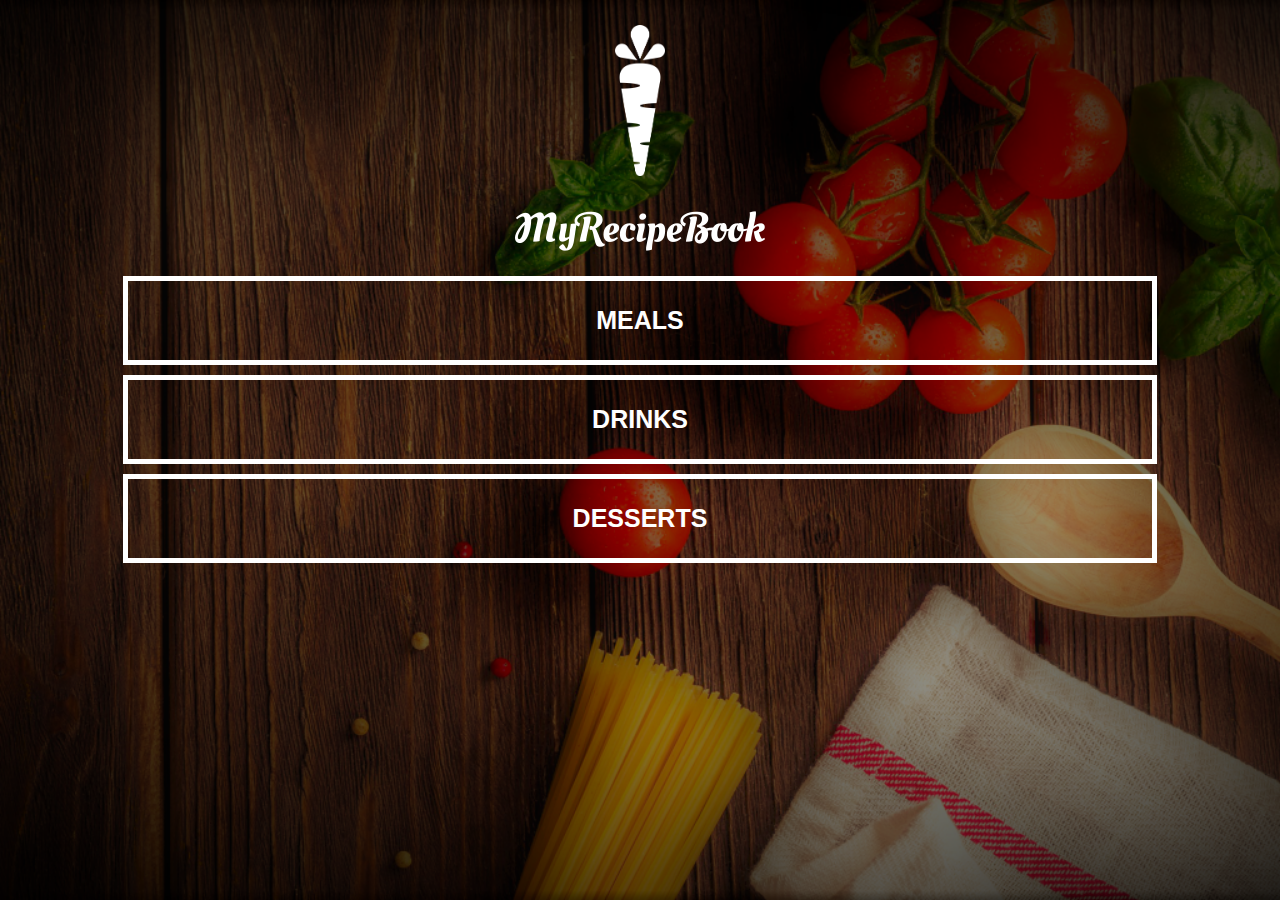
<file: index.html>
<!DOCTYPE html>
<html lang="en">
<head>
    <meta charset="UTF-8">
    <meta name="viewport" content="width=device-width, initial-scale=1.0">
    <link rel="stylesheet" href="style.css">
    <title>Recipie book</title>
</head>
<body class="body-home-page">
 <img alt="business logo" src="images/logo-img.png" id="home-logo-img">
 <img alt="business logo" src="images/logo-text.png" id="home-logo-text">
  <div id="home"  >
     <div class="home-menu">
        <a href="meals.html" class="home-menu-item">
            <p>Meals</p>
        </a>
        <a href="drinks.html" class="home-menu-item">
            <p>Drinks</p>
        </a>
        <a href="desserts.html" class="home-menu-item">
            <p>Desserts</p>
        </a>
     </div>
  </div>
</body>
</html>
</file>
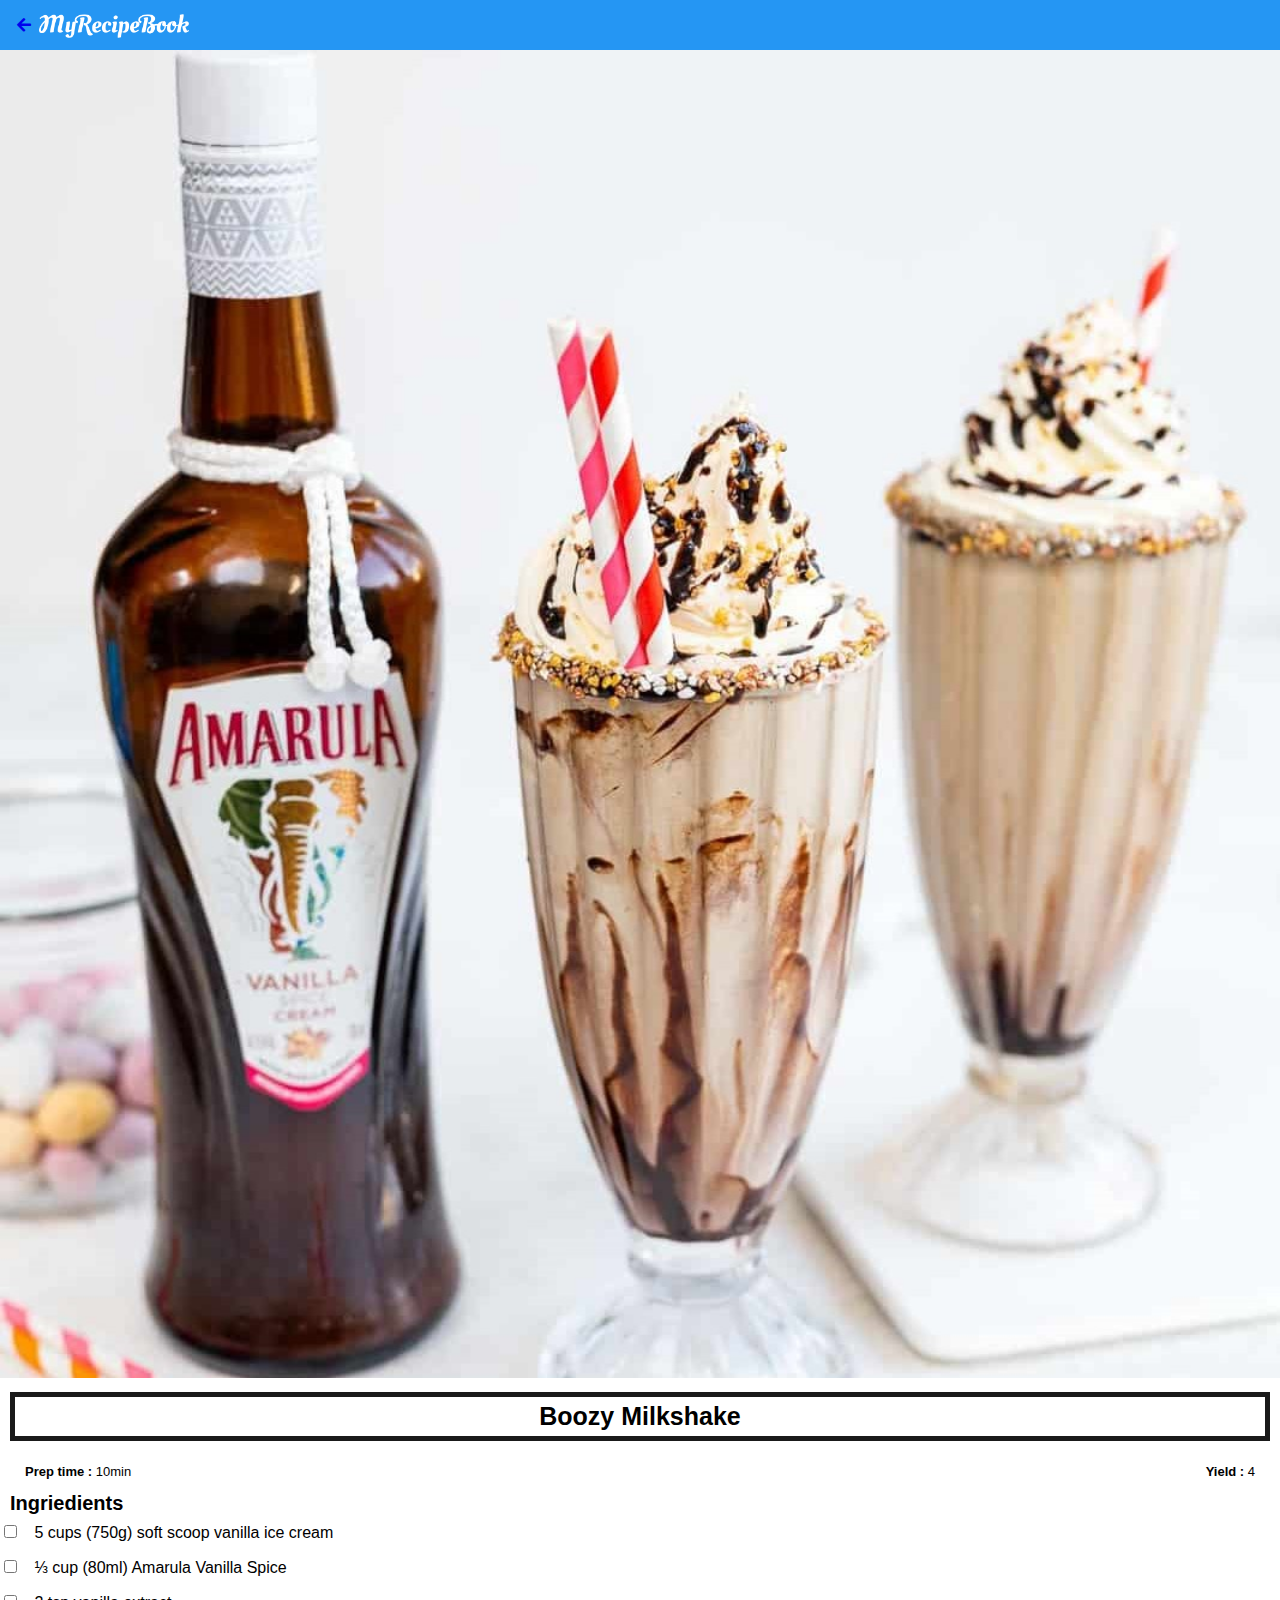
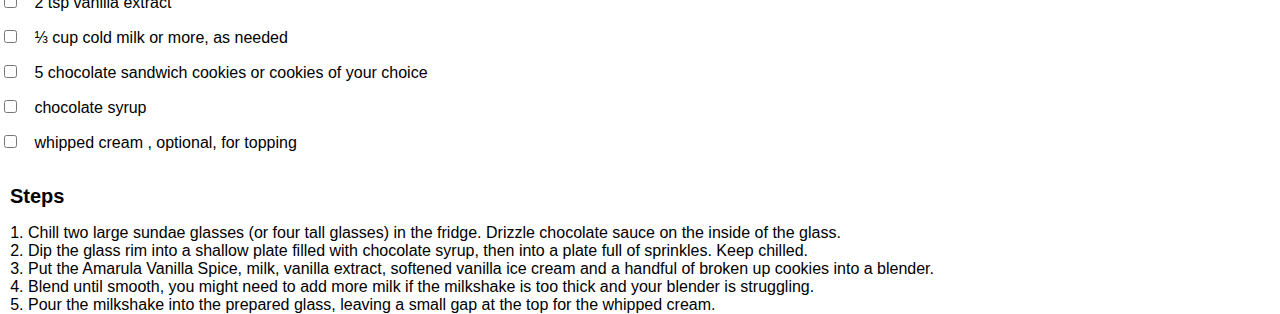
<file: amerulashake.html>
<!DOCTYPE html>
<html lang="en">
<head>
    <meta charset="UTF-8">
    <meta name="viewport" content="width=device-width, initial-scale=1.0">
    <link rel="stylesheet" href="style.css">
    <link rel="stylesheet" href="fontAwesome/css/all.css">
    <title>Recipie book | Drinks | Strawberry Milkshake</title>
</head>
<body class="body-recipies">
    <div class="header">
        <a href="drinks.html"><i class="fas fa-arrow-left"></i></a>
        <img alt="recipie logo text" src="images/logo-text.png"/>
    </div>
    <div id="recipie">

        <div class="recipie-details">
              <img alt="grilled cheese sandwich" src="images/boozymilkshake.jpg"/>
              <h1>Boozy Milkshake</h1>
           <div class="recipie-details-info">
              <p><b>Prep time : </b> 10min</p>
              <p style="float: right;"> <b>Yield : </b> 4</p>            
          </div>

        <div class="recipie-details-ingredients">
            <h2>Ingriedients</h2>

            <input id="check-01" type="checkbox">
            <label for="check-01">5 cups (750g) soft scoop vanilla ice cream</label>
            <br>
            <input id="check-02" type="checkbox">
            <label for="check-02">⅓ cup (80ml) Amarula Vanilla Spice</label>
            <br>
            <input id="check-03" type="checkbox">
            <label for="check-03">2 tsp vanilla extract</label>
            <br>
            <input id="check-04" type="checkbox">
            <label for="check-04">⅓ cup cold milk or more, as needed</label>
            <br>
            <input id="check-05" type="checkbox">
            <label for="check-05">5 chocolate sandwich cookies or cookies of your choice</label>
            <br>
            <input id="check-06" type="checkbox">
            <label for="check-06">chocolate syrup</label>
            <br>
            <input id="check-07" type="checkbox">
            <label for="check-07">whipped cream , optional, for topping</label>
            

            <div class="recipie-details-steps">
                
                <h2>Steps</h2>
                
                <ol>
                    <li>Chill two large sundae glasses (or four tall glasses) in the fridge. Drizzle chocolate sauce on the inside of the glass.</li>
                    <li>Dip the glass rim into a shallow plate filled with chocolate syrup, then into a plate full of sprinkles. Keep chilled.</li>
                    <li>Put the Amarula Vanilla Spice, milk, vanilla extract, softened vanilla ice cream and a handful of broken up cookies into a blender.</li>
                    <li>Blend until smooth, you might need to add more milk if the milkshake is too thick and your blender is struggling.</li>
                    <li>Pour the milkshake into the prepared glass, leaving a small gap at the top for the whipped cream.</li>
                    
                    
                </ol>
            </div>

        </div>
        
    </div>
</body>
</html>
</file>
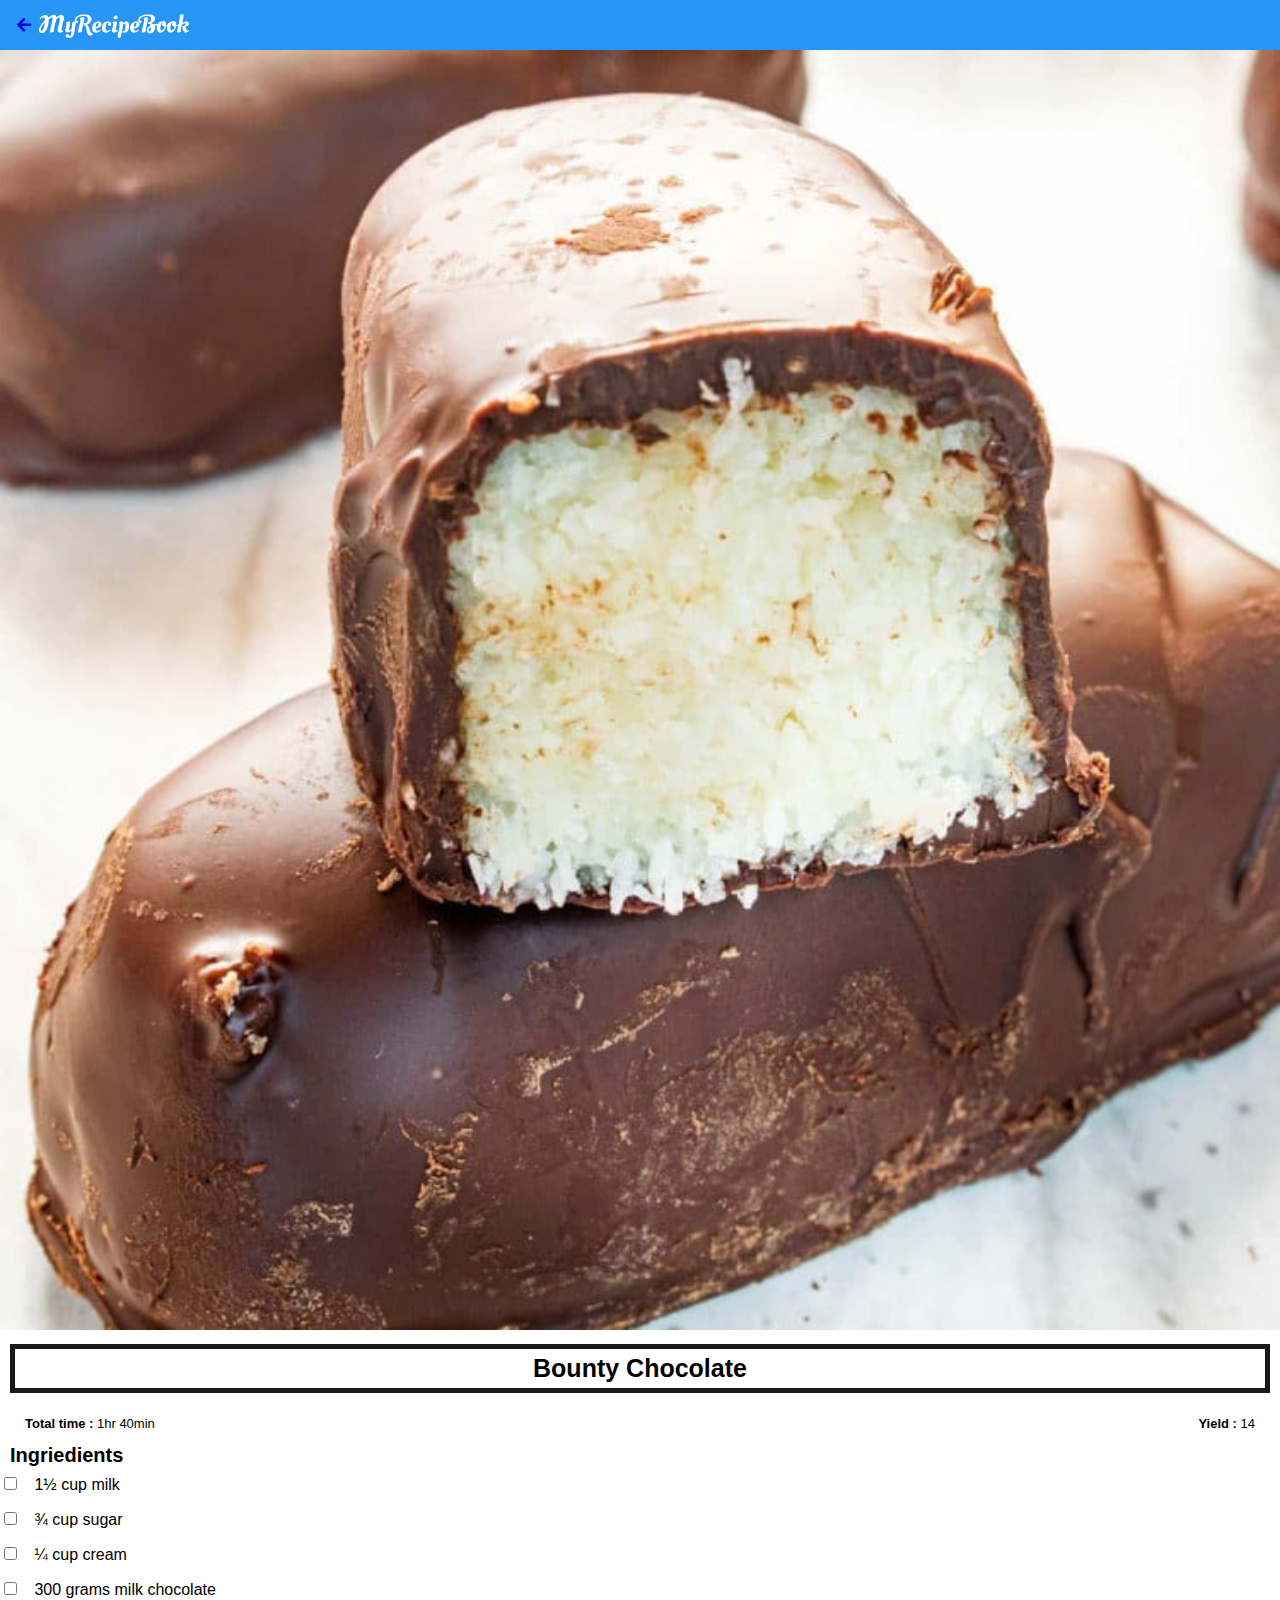
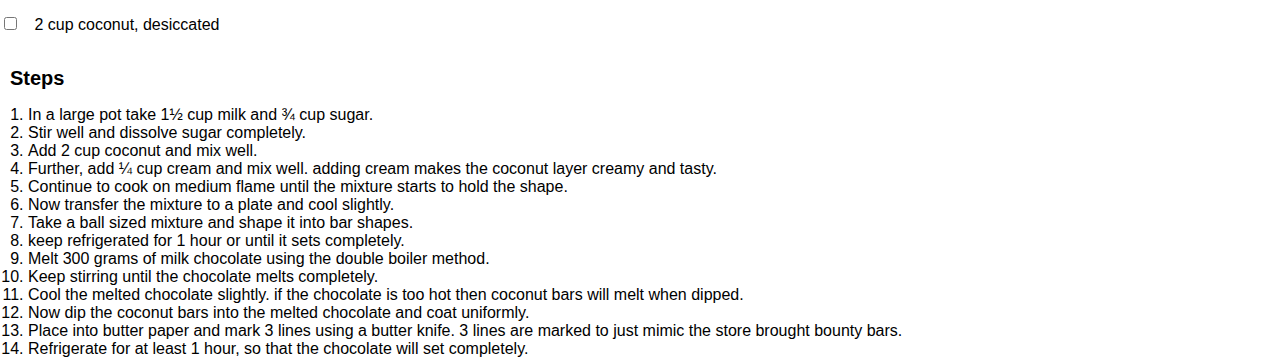
<file: bountychocolate.html>
<!DOCTYPE html>
<html lang="en">
<head>
    <meta charset="UTF-8">
    <meta name="viewport" content="width=device-width, initial-scale=1.0">
    <link rel="stylesheet" href="style.css">
    <link rel="stylesheet" href="fontAwesome/css/all.css">
    <title>Recipie book | Drinks | Cookies</title>
</head>
<body class="body-recipies">
    <div class="header">
        <a href="desserts.html"><i class="fas fa-arrow-left"></i></a>
        <img alt="recipie logo text" src="images/logo-text.png"/>
    </div>
    <div id="recipie">

        <div class="recipie-details">
              <img alt="grilled cheese sandwich" src="images/bountychocolate.jpg"/>
              <h1>Bounty Chocolate</h1>
           <div class="recipie-details-info">
              <p><b>Total time : </b> 1hr 40min</p>
              <p style="float: right;"> <b>Yield : </b> 14</p>            
          </div>

        <div class="recipie-details-ingredients">
            <h2>Ingriedients</h2>

            <input id="check-01" type="checkbox">
            <label for="check-01">1½ cup milk</label>
            <br>
            <input id="check-02" type="checkbox">
            <label for="check-02">¾ cup sugar</label>
            <br>
            <input id="check-03" type="checkbox">
            <label for="check-03">¼ cup cream</label>
            <br>
            <input id="check-03" type="checkbox">
            <label for="check-03">300 grams milk chocolate</label>
            <br>
            <input id="check-04" type="checkbox">
            <label for="check-04">2 cup coconut, desiccated</label>

            <div class="recipie-details-steps">
                
                <h2>Steps</h2>
                
                <ol>
                    <li>In a large pot take 1½ cup milk and ¾ cup sugar.</li>
                    <li>Stir well and dissolve sugar completely.</li>
                    <li>Add 2 cup coconut and mix well.</li>
                    <li>Further, add ¼ cup cream and mix well. adding cream makes the coconut layer creamy and tasty.</li>
                    <li>Continue to cook on medium flame until the mixture starts to hold the shape.</li>
                    <li>Now transfer the mixture to a plate and cool slightly.</li>
                    <li>Take a ball sized mixture and shape it into bar shapes.</li>
                    <li>keep refrigerated for 1 hour or until it sets completely.</li>
                    <li>Melt 300 grams of milk chocolate using the double boiler method.</li>
                    <li>Keep stirring until the chocolate melts completely.</li>
                    <li>Cool the melted chocolate slightly. if the chocolate is too hot then coconut bars will melt when dipped.</li>
                    <li>Now dip the coconut bars into the melted chocolate and coat uniformly.</li>
                    <li>Place into butter paper and mark 3 lines using a butter knife. 3 lines are marked to just mimic the store brought bounty bars.</li>
                    <li>Refrigerate for at least 1 hour, so that the chocolate will set completely.</li>
                
                </ol>
            </div>

        </div>
        
    </div>
</body>
</html>
</file>
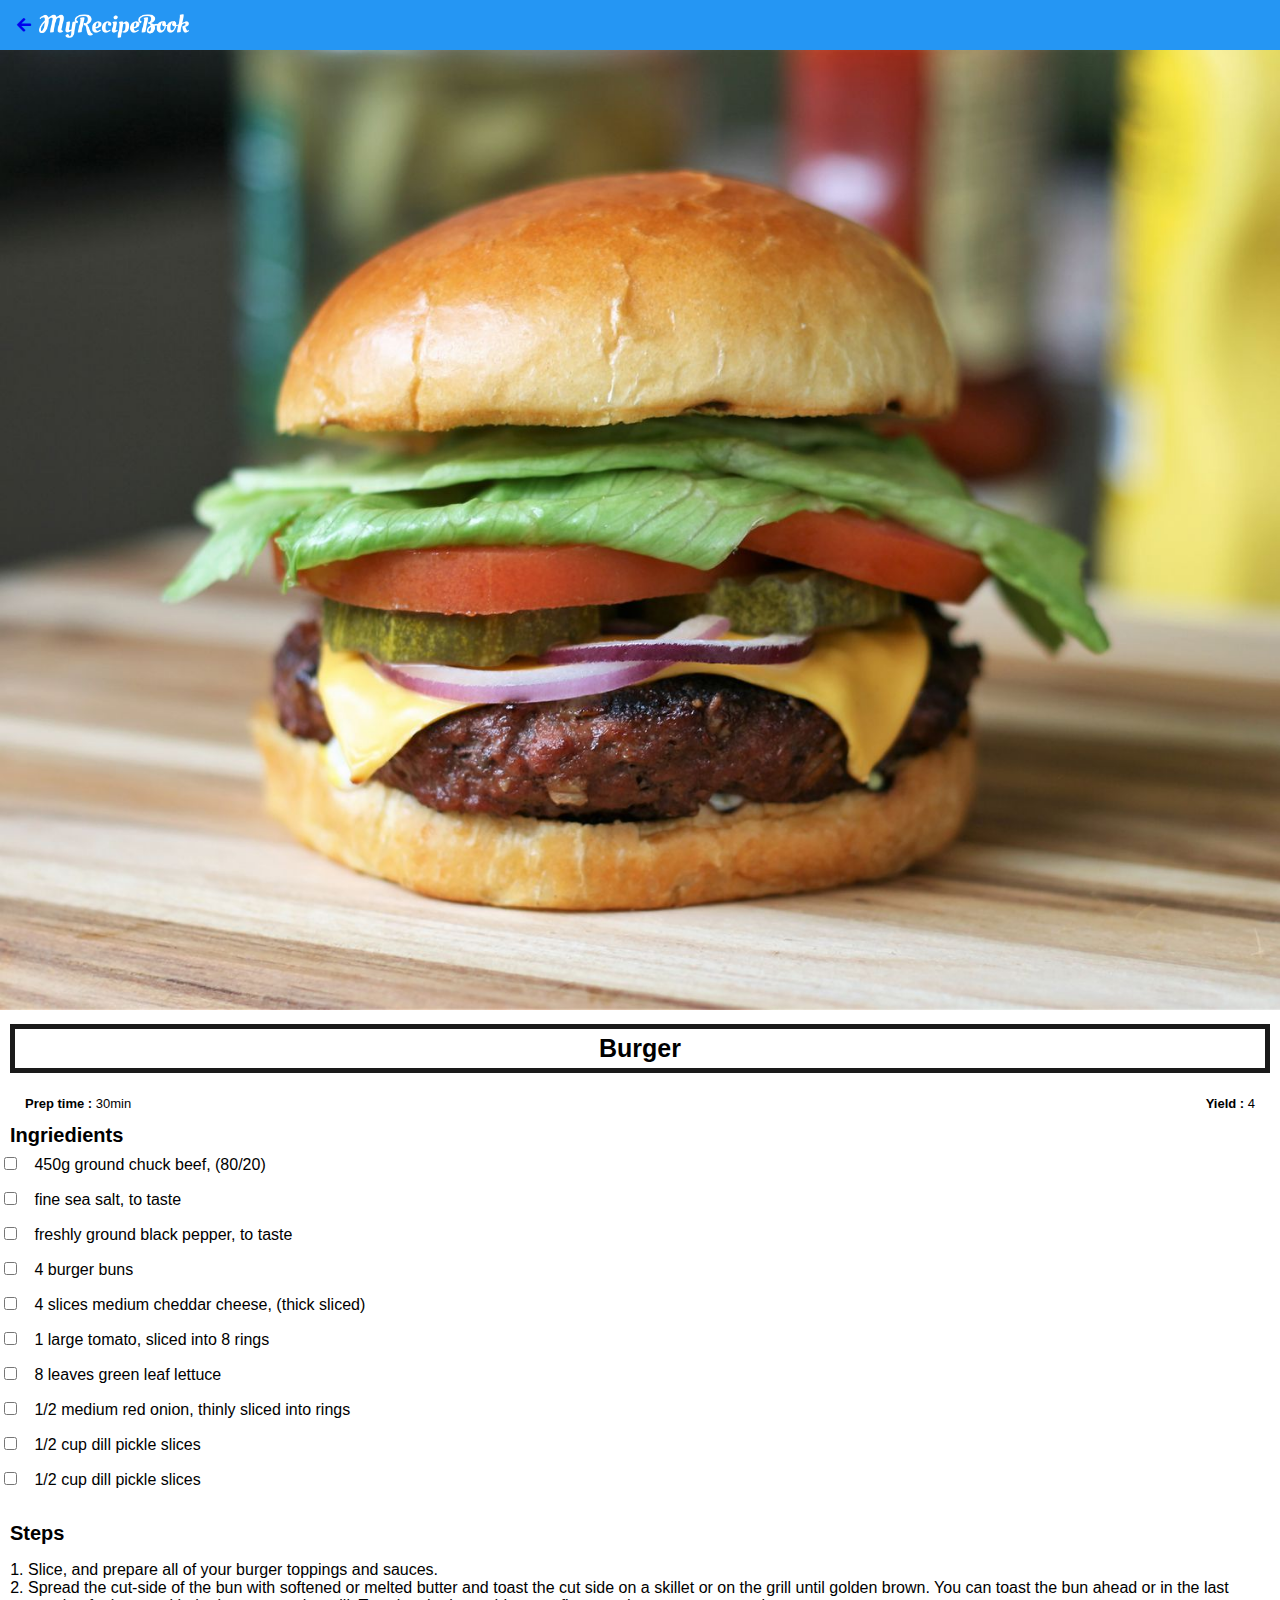
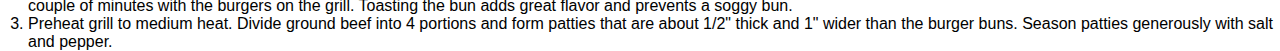
<file: burger.html>
<!DOCTYPE html>
<html lang="en">
<head>
    <meta charset="UTF-8">
    <meta name="viewport" content="width=device-width, initial-scale=1.0">
    <link rel="stylesheet" href="style.css">
    <link rel="stylesheet" href="fontAwesome/css/all.css">
    <title>Recipie book | Drinks | Cookies</title>
</head>
<body class="body-recipies">
    <div class="header">
        <a href="meals.html"><i class="fas fa-arrow-left"></i></a>
        <img alt="recipie logo text" src="images/logo-text.png"/>
    </div>
    <div id="recipie">

        <div class="recipie-details">
              <img alt="grilled cheese sandwich" src="images/burger.jpg"/>
              <h1>Burger</h1>
           <div class="recipie-details-info">
              <p><b>Prep time : </b> 30min</p>
              <p style="float: right;"> <b>Yield : </b> 4</p>            
          </div>

        <div class="recipie-details-ingredients">
            <h2>Ingriedients</h2>

            <input id="check-01" type="checkbox">
            <label for="check-01">450g ground chuck beef, (80/20)</label>
            <br>
            <input id="check-02" type="checkbox">
            <label for="check-02">fine sea salt, to taste</label>
            <br>
            <input id="check-03" type="checkbox">
            <label for="check-03">freshly ground black pepper, to taste</label>
            <br>
            <input id="check-04" type="checkbox">
            <label for="check-04">4 burger buns</label>
            <br>
            <input id="check-05" type="checkbox">
            <label for="check-05">4 slices medium cheddar cheese, (thick sliced)</label>
            <br>
            <input id="check-06" type="checkbox">
            <label for="check-06">1 large tomato, sliced into 8 rings</label>
            <br>
            <input id="check-07" type="checkbox">
            <label for="check-07">8 leaves green leaf lettuce</label>
            <br>
            <input id="check-08" type="checkbox">
            <label for="check-08">1/2 medium red onion, thinly sliced into rings</label>
            <br>
            <input id="check-09" type="checkbox">
            <label for="check-09">1/2 cup dill pickle slices</label>
            <br>
            <input id="check-10" type="checkbox">
            <label for="check-10">1/2 cup dill pickle slices</label>

            <div class="recipie-details-steps">
                
                <h2>Steps</h2>
                
                <ol>
                    <li>Slice, and prepare all of your burger toppings and sauces.</li>
                    <li>Spread the cut-side of the bun with softened or melted butter and toast the cut side on a skillet or on the grill until golden brown. 
                        You can toast the bun ahead or in the last couple of minutes with the burgers on the grill.
                        Toasting the bun adds great flavor and prevents a soggy bun.</li>
                    <li>Preheat grill to medium heat. Divide ground beef into 4 portions and form patties that are about 1/2" thick and 1" wider than the burger buns.
                         Season patties generously with salt and pepper. </li>
                    
                </ol>
            </div>

        </div>
        
    </div>
</body>
</html>
</file>
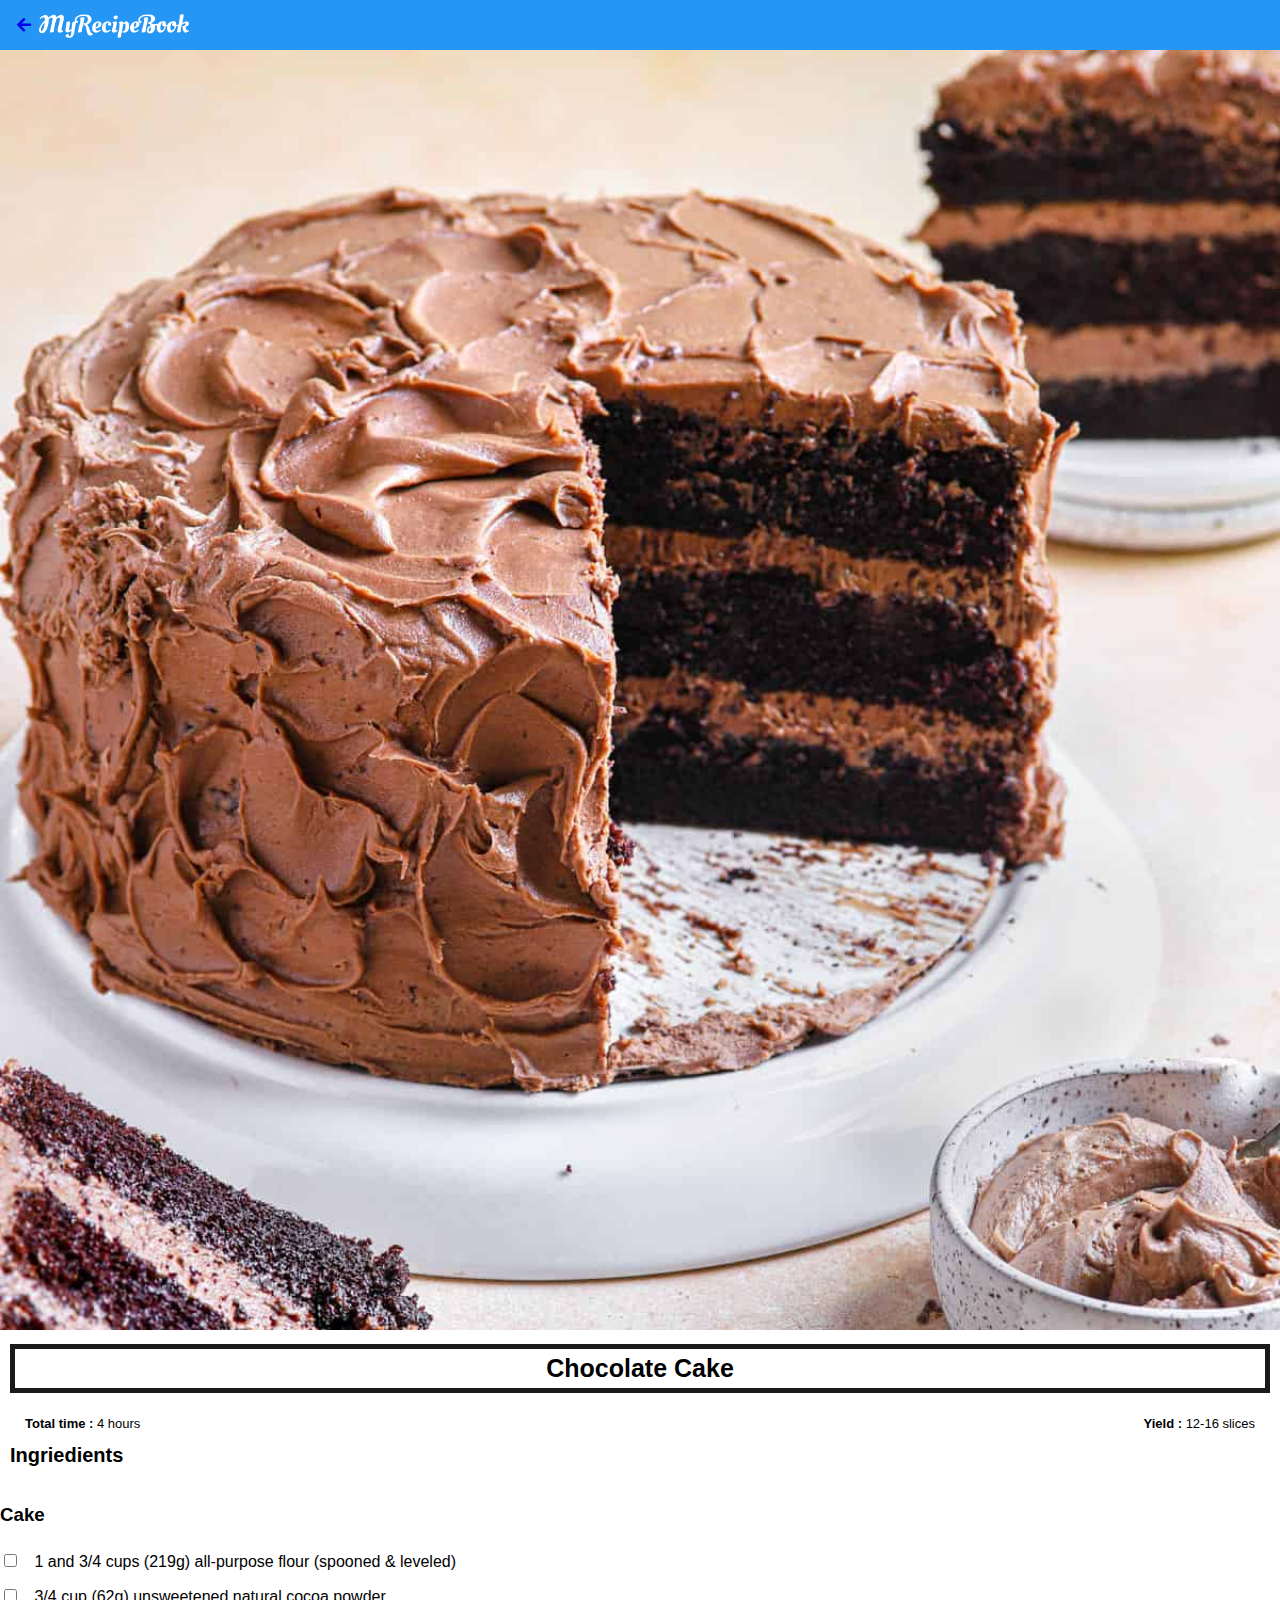
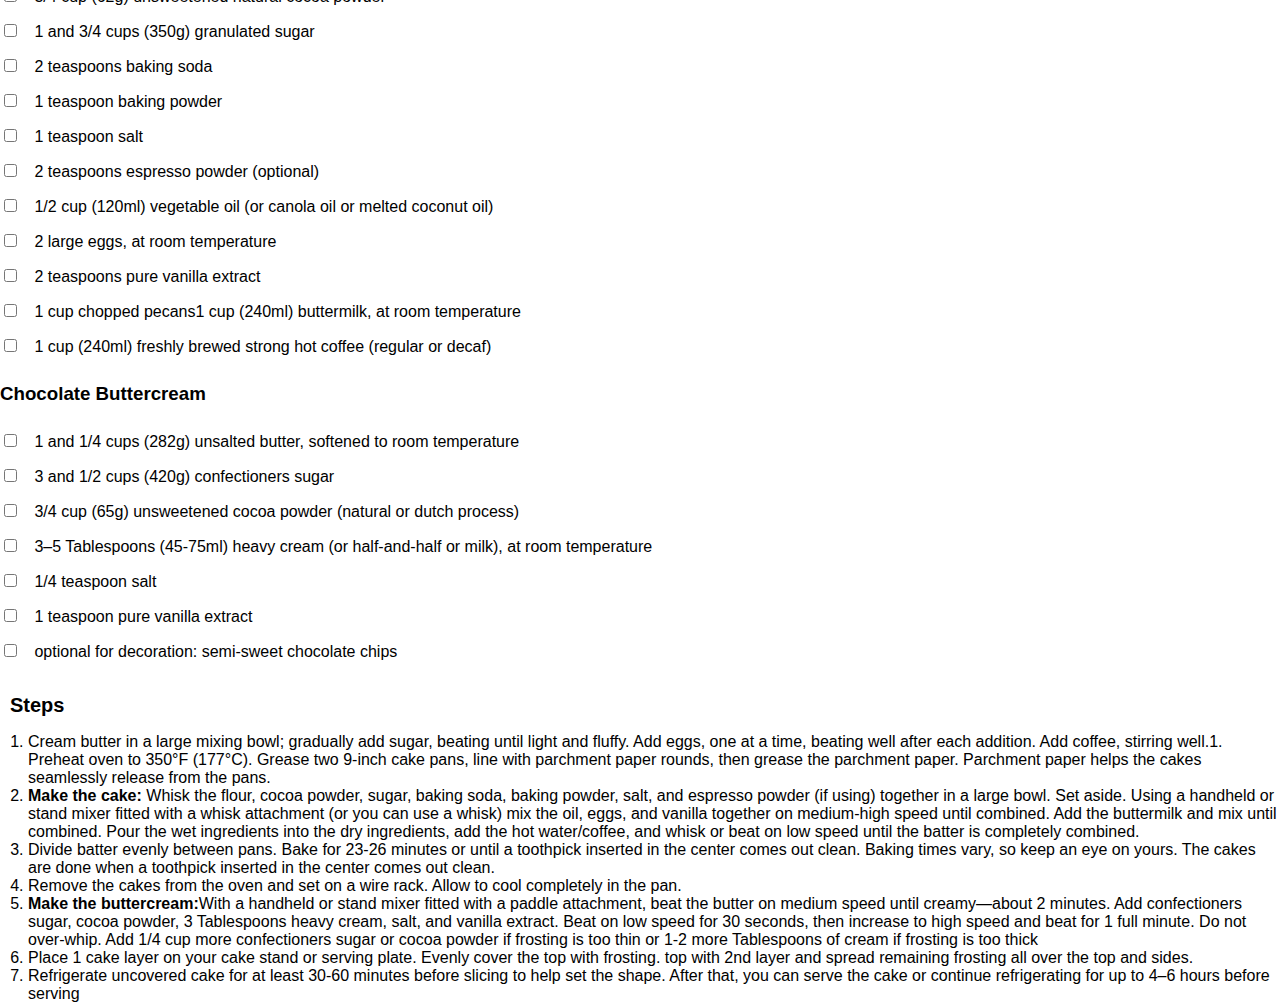
<file: chocolatecake.html>
<!DOCTYPE html>
<html lang="en">
<head>
    <meta charset="UTF-8">
    <meta name="viewport" content="width=device-width, initial-scale=1.0">
    <link rel="stylesheet" href="style.css">
    <link rel="stylesheet" href="fontAwesome/css/all.css">
    <title>Recipie book | Drinks | Cookies</title>
</head>
<body class="body-recipies">
    <div class="header">
        <a href="desserts.html"><i class="fas fa-arrow-left"></i></a>
        <img alt="recipie logo text" src="images/logo-text.png"/>
    </div>
    <div id="recipie">

        <div class="recipie-details">
              <img alt="grilled cheese sandwich" src="images/chocolatecake.jpg"/>
              <h1>Chocolate Cake</h1>
           <div class="recipie-details-info">
              <p><b>Total time : </b> 4 hours</p>
              <p style="float: right;"> <b>Yield : </b> 12-16 slices</p>            
          </div>

        <div class="recipie-details-ingredients">
            <h2>Ingriedients</h2>
             <br>
             <h3>Cake</h3>
            <input id="check-01" type="checkbox">
            <label for="check-01">1 and 3/4 cups (219g) all-purpose flour (spooned & leveled)</label>
            <br>
            <input id="check-02" type="checkbox">
            <label for="check-02">3/4 cup (62g) unsweetened natural cocoa powder</label>
            <br>
            <input id="check-03" type="checkbox">
            <label for="check-03">1 and 3/4 cups (350g) granulated sugar</label>
            <br>
            <input id="check-04" type="checkbox">
            <label for="check-04">2 teaspoons baking soda</label>
            <br>
            <input id="check-05" type="checkbox">
            <label for="check-05">1 teaspoon baking powder</label>
            <br>
            <input id="check-06" type="checkbox">
            <label for="check-06">1 teaspoon salt</label>
            <br>
            <input id="check-07" type="checkbox">
            <label for="check-07">2 teaspoons espresso powder (optional)</label>
            <br>
            <input id="check-08" type="checkbox">
            <label for="check-08">1/2 cup (120ml) vegetable oil (or canola oil or melted coconut oil)</label>
            <br>
            <input id="check-09" type="checkbox">
            <label for="check-09">2 large eggs, at room temperature</label>
            <br>
            <input id="check-10" type="checkbox">
            <label for="check-10">2 teaspoons pure vanilla extract</label>
            <br>
            <input id="check-11" type="checkbox">
            <label for="check-11">1 cup chopped pecans1 cup (240ml) buttermilk, at room temperature</label>
            <br>
            <input id="check-12" type="checkbox">
            <label for="check-12">1 cup (240ml) freshly brewed strong hot coffee (regular or decaf)</label>
            <br>
            <h3>Chocolate Buttercream</h3>
            <input id="check-13" type="checkbox">
            <label for="check-13">1 and 1/4 cups (282g) unsalted butter, softened to room temperature</label>
            <br>
            <input id="check-14" type="checkbox">
            <label for="check-14">3 and 1/2 cups (420g) confectioners sugar</label>
            <br>
            <input id="check-15" type="checkbox">
            <label for="check-15">3/4 cup (65g) unsweetened cocoa powder (natural or dutch process)</label>
            <br>
            <input id="check-16" type="checkbox">
            <label for="check-16">3–5 Tablespoons (45-75ml) heavy cream (or half-and-half or milk), at room temperature</label>
            <br>
            <input id="check-17" type="checkbox">
            <label for="check-17">1/4 teaspoon salt</label>
            <br>
            <input id="check-18" type="checkbox">
            <label for="check-18">1 teaspoon pure vanilla extract</label>
            <br>
            <input id="check-19" type="checkbox">
            <label for="check-19">optional for decoration: semi-sweet chocolate chips</label>
                        

            <div class="recipie-details-steps">
                
                <h2>Steps</h2>
                
                <ol>
                    <li>Cream butter in a large mixing bowl; gradually add sugar, beating until light and fluffy. Add eggs, one at a time, beating well after each addition. Add coffee, stirring well.1.	Preheat oven to 350°F (177°C). 
                        Grease two 9-inch cake pans, line with parchment paper rounds, then grease the parchment paper. Parchment paper helps the cakes seamlessly release from the pans.</li>
                    <li> <b>Make the cake:</b> Whisk the flour, cocoa powder, sugar, baking soda, baking powder, salt, and espresso powder (if using) together in a large bowl. Set aside.
                         Using a handheld or stand mixer fitted with a whisk attachment (or you can use a whisk) mix the oil, eggs, and vanilla together on medium-high speed until combined. 
                         Add the buttermilk and mix until combined. Pour the wet ingredients into the dry ingredients, add the hot water/coffee, and whisk or beat on low speed until the batter is completely combined.</li>
                    <li>Divide batter evenly between pans. Bake for 23-26 minutes or until a toothpick inserted in the center comes out clean. Baking times vary, so keep an eye on yours. 
                        The cakes are done when a toothpick inserted in the center comes out clean. </li>
                    <li>Remove the cakes from the oven and set on a wire rack. Allow to cool completely in the pan.</li>
                    <li><b>Make the buttercream:</b>With a handheld or stand mixer fitted with a paddle attachment, beat the butter on medium speed until creamy—about 2 minutes.
                        Add confectioners sugar, cocoa powder, 3 Tablespoons heavy cream, salt, and vanilla extract. Beat on low speed for 30 seconds, then increase to high speed and beat for 1 full minute. Do not over-whip. 
                        Add 1/4 cup more confectioners sugar or cocoa powder if frosting is too thin or 1-2 more Tablespoons of cream if frosting is too thick</li>
                    <li>Place 1 cake layer on your cake stand or serving plate. Evenly cover the top with frosting. 
                        top with 2nd layer and spread remaining frosting all over the top and sides. </li>
                    <li>Refrigerate uncovered cake for at least 30-60 minutes before slicing to help set the shape. 
                        After that, you can serve the cake or continue refrigerating for up to 4–6 hours before serving</li>
                        
                    
                </ol>
            </div>

        </div>
        
    </div>
</body>
</html>
</file>
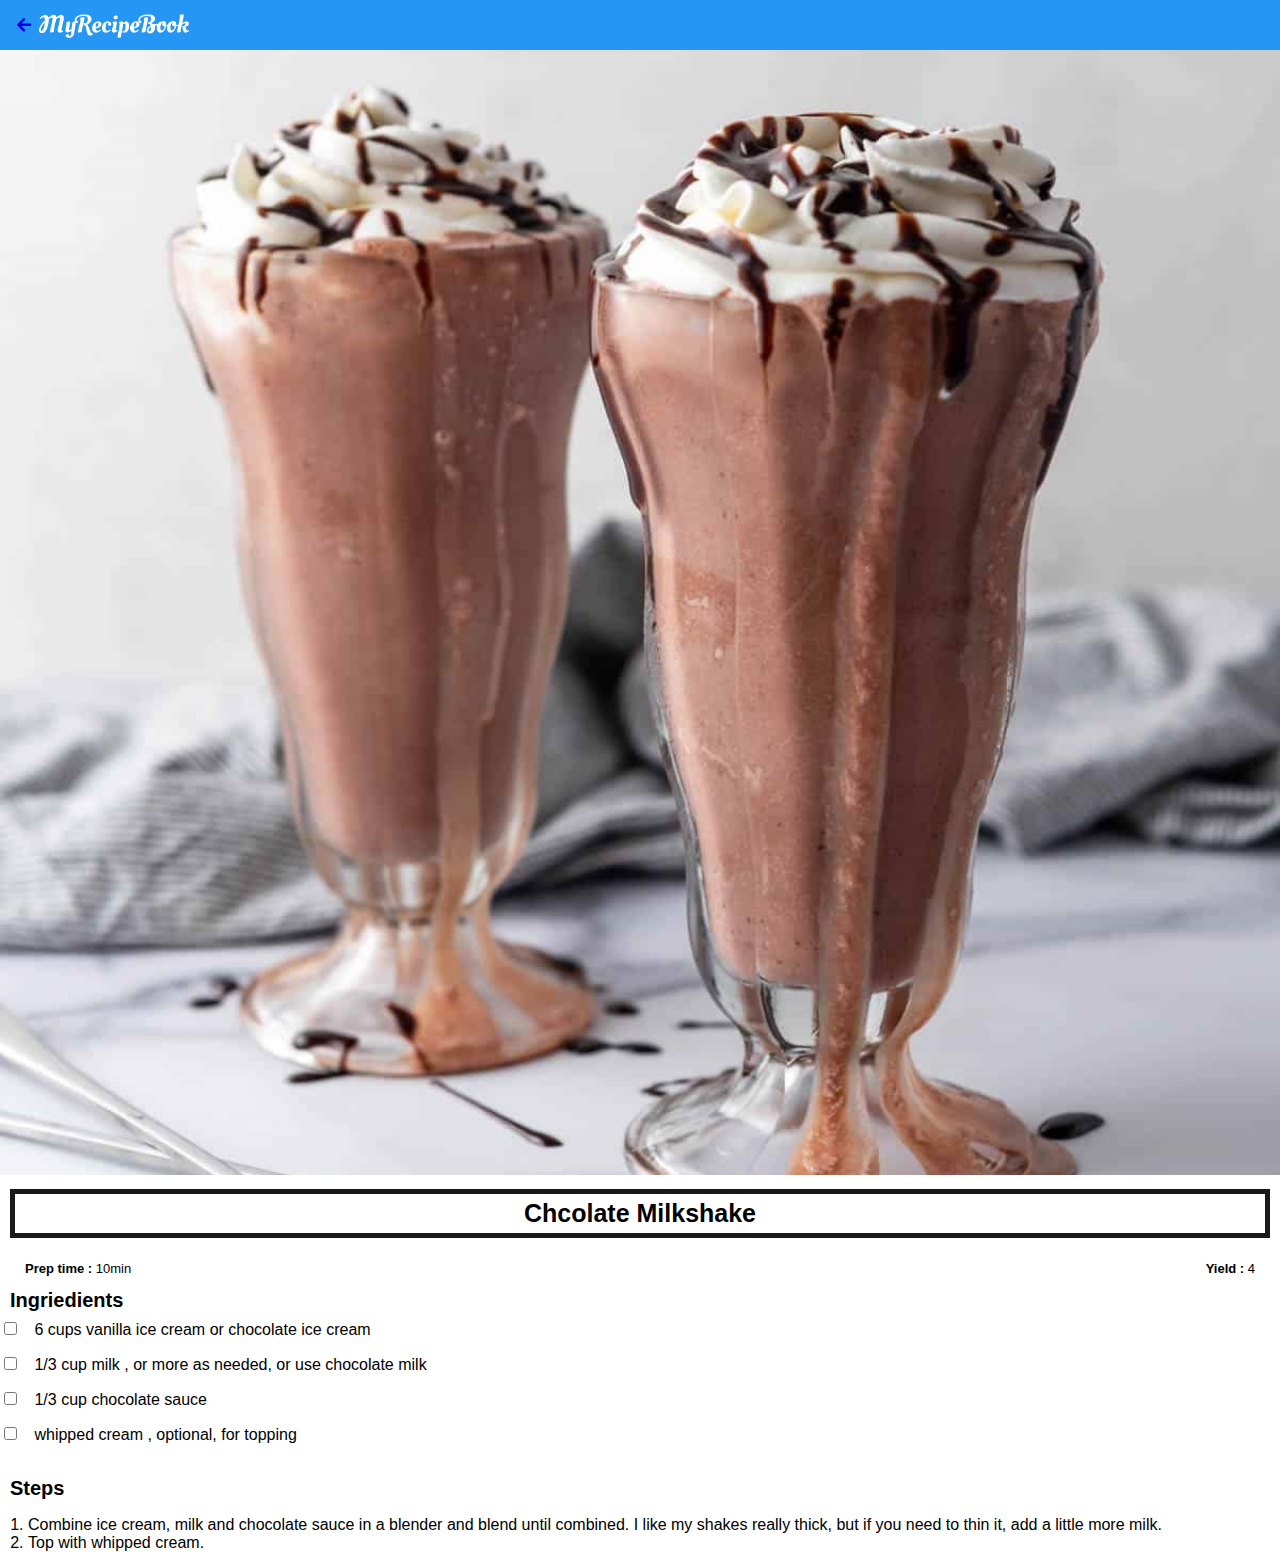
<file: chocolatemilkshake.html>
<!DOCTYPE html>
<html lang="en">
<head>
    <meta charset="UTF-8">
    <meta name="viewport" content="width=device-width, initial-scale=1.0">
    <link rel="stylesheet" href="style.css">
    <link rel="stylesheet" href="fontAwesome/css/all.css">
    <title>Recipie book | Drinks | Strawberry Milkshake</title>
</head>
<body class="body-recipies">
    <div class="header">
        <a href="drinks.html"><i class="fas fa-arrow-left"></i></a>
        <img alt="recipie logo text" src="images/logo-text.png"/>
    </div>
    <div id="recipie">

        <div class="recipie-details">
              <img alt="grilled cheese sandwich" src="images/chocolatemilkshake.jpg"/>
              <h1>Chcolate Milkshake</h1>
           <div class="recipie-details-info">
              <p><b>Prep time : </b> 10min</p>
              <p style="float: right;"> <b>Yield : </b> 4</p>            
          </div>

        <div class="recipie-details-ingredients">
            <h2>Ingriedients</h2>

            <input id="check-01" type="checkbox">
            <label for="check-01">6 cups vanilla ice cream or chocolate ice cream</label>
            <br>
            <input id="check-02" type="checkbox">
            <label for="check-02">1/3 cup milk , or more as needed, or use chocolate milk</label>
            <br>
            <input id="check-03" type="checkbox">
            <label for="check-03">1/3 cup chocolate sauce</label>
            <br>
            <input id="check-04" type="checkbox">
            <label for="check-04">whipped cream , optional, for topping</label>
            

            <div class="recipie-details-steps">
                
                <h2>Steps</h2>
                
                <ol>
                    <li>Combine ice cream, milk and chocolate sauce in a blender and blend until combined. 
                        I like my shakes really thick, but if you need to thin it, add a little more milk.</li>
                    <li>Top with whipped cream.</li>
                    
                </ol>
            </div>

        </div>
        
    </div>
</body>
</html>
</file>
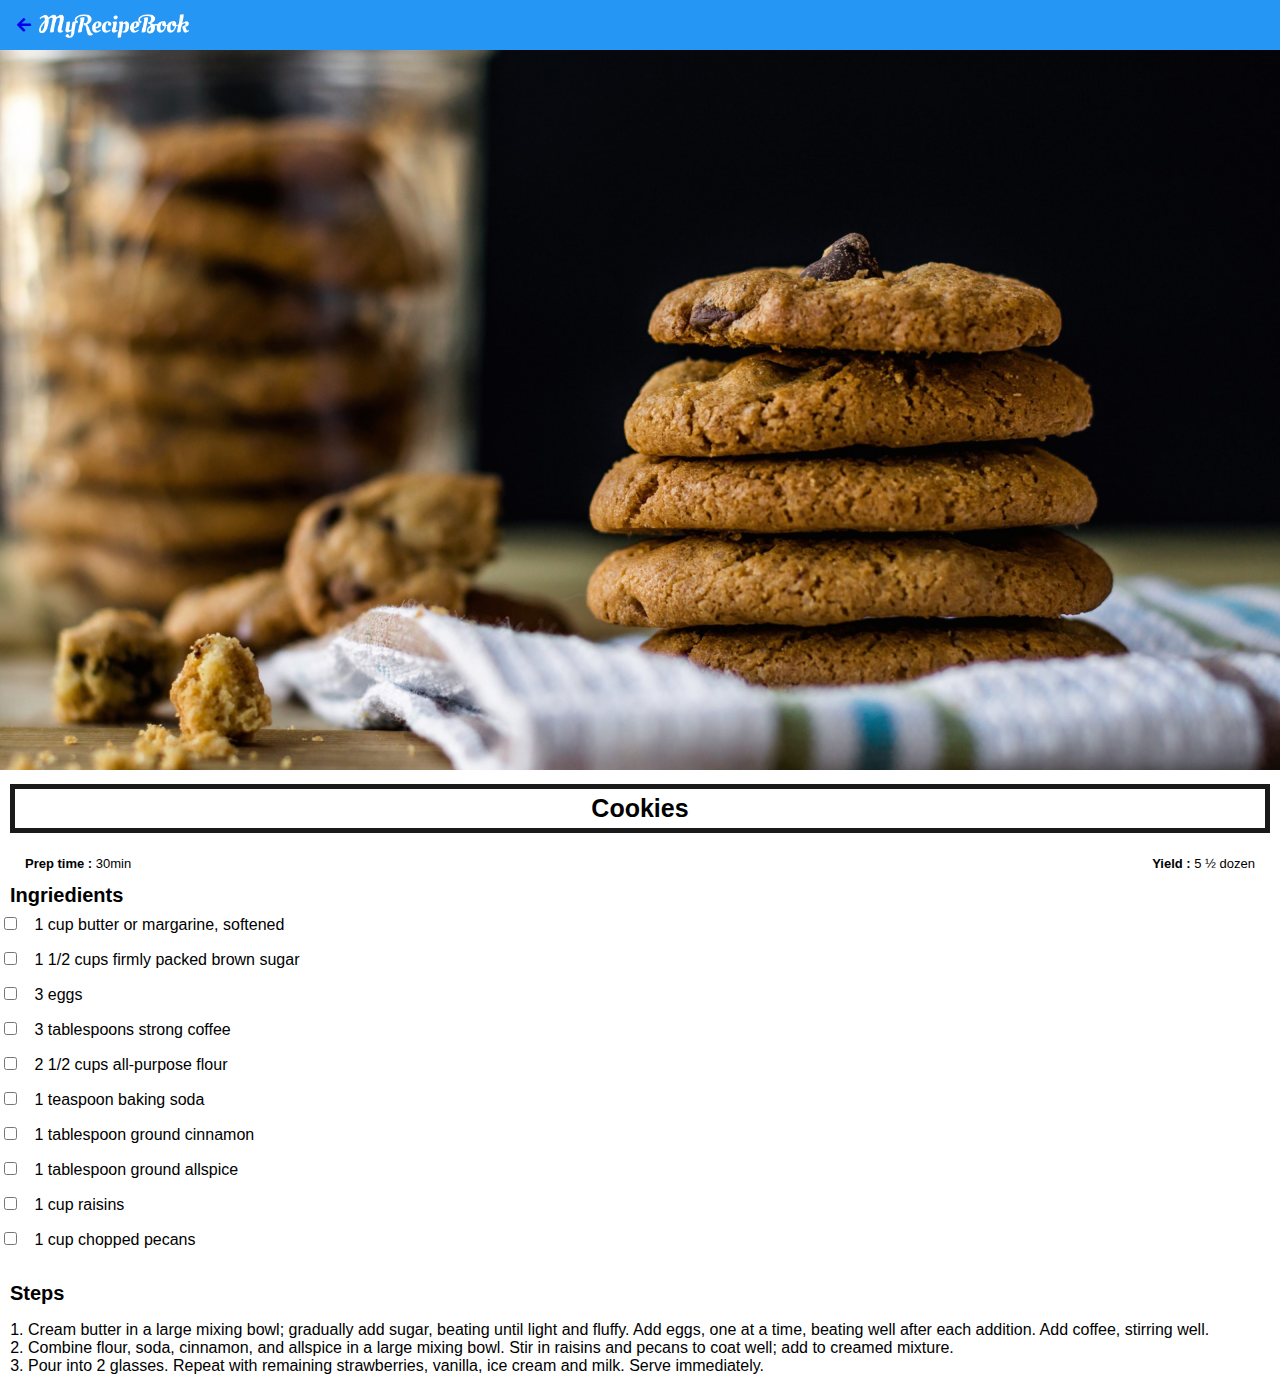
<file: cookies.html>
<!DOCTYPE html>
<html lang="en">
<head>
    <meta charset="UTF-8">
    <meta name="viewport" content="width=device-width, initial-scale=1.0">
    <link rel="stylesheet" href="style.css">
    <link rel="stylesheet" href="fontAwesome/css/all.css">
    <title>Recipie book | Drinks | Cookies</title>
</head>
<body class="body-recipies">
    <div class="header">
        <a href="desserts.html"><i class="fas fa-arrow-left"></i></a>
        <img alt="recipie logo text" src="images/logo-text.png"/>
    </div>
    <div id="recipie">

        <div class="recipie-details">
              <img alt="grilled cheese sandwich" src="images/cookies.png"/>
              <h1>Cookies</h1>
           <div class="recipie-details-info">
              <p><b>Prep time : </b> 30min</p>
              <p style="float: right;"> <b>Yield : </b> 5 ½ dozen</p>            
          </div>

        <div class="recipie-details-ingredients">
            <h2>Ingriedients</h2>

            <input id="check-01" type="checkbox">
            <label for="check-01">1 cup butter or margarine, softened</label>
            <br>
            <input id="check-02" type="checkbox">
            <label for="check-02">1 1/2 cups firmly packed brown sugar</label>
            <br>
            <input id="check-03" type="checkbox">
            <label for="check-03">3 eggs</label>
            <br>
            <input id="check-04" type="checkbox">
            <label for="check-04">3 tablespoons strong coffee</label>
            <br>
            <input id="check-05" type="checkbox">
            <label for="check-05">2 1/2 cups all-purpose flour</label>
            <br>
            <input id="check-06" type="checkbox">
            <label for="check-06">1 teaspoon baking soda</label>
            <br>
            <input id="check-07" type="checkbox">
            <label for="check-07">1 tablespoon ground cinnamon</label>
            <br>
            <input id="check-08" type="checkbox">
            <label for="check-08">1 tablespoon ground allspice</label>
            <br>
            <input id="check-09" type="checkbox">
            <label for="check-09">1 cup raisins</label>
            <br>
            <input id="check-10" type="checkbox">
            <label for="check-10">1 cup chopped pecans</label>

            <div class="recipie-details-steps">
                
                <h2>Steps</h2>
                
                <ol>
                    <li>Cream butter in a large mixing bowl; gradually add sugar, beating until light and fluffy. Add eggs, one at a time, beating well after each addition. Add coffee, stirring well.</li>
                    <li>Combine flour, soda, cinnamon, and allspice in a large mixing bowl. Stir in raisins and pecans to coat well; add to creamed mixture.</li>
                    <li>Pour into 2 glasses. Repeat with remaining strawberries, vanilla, ice cream and milk. Serve immediately.</li>
                    
                </ol>
            </div>

        </div>
        
    </div>
</body>
</html>
</file>
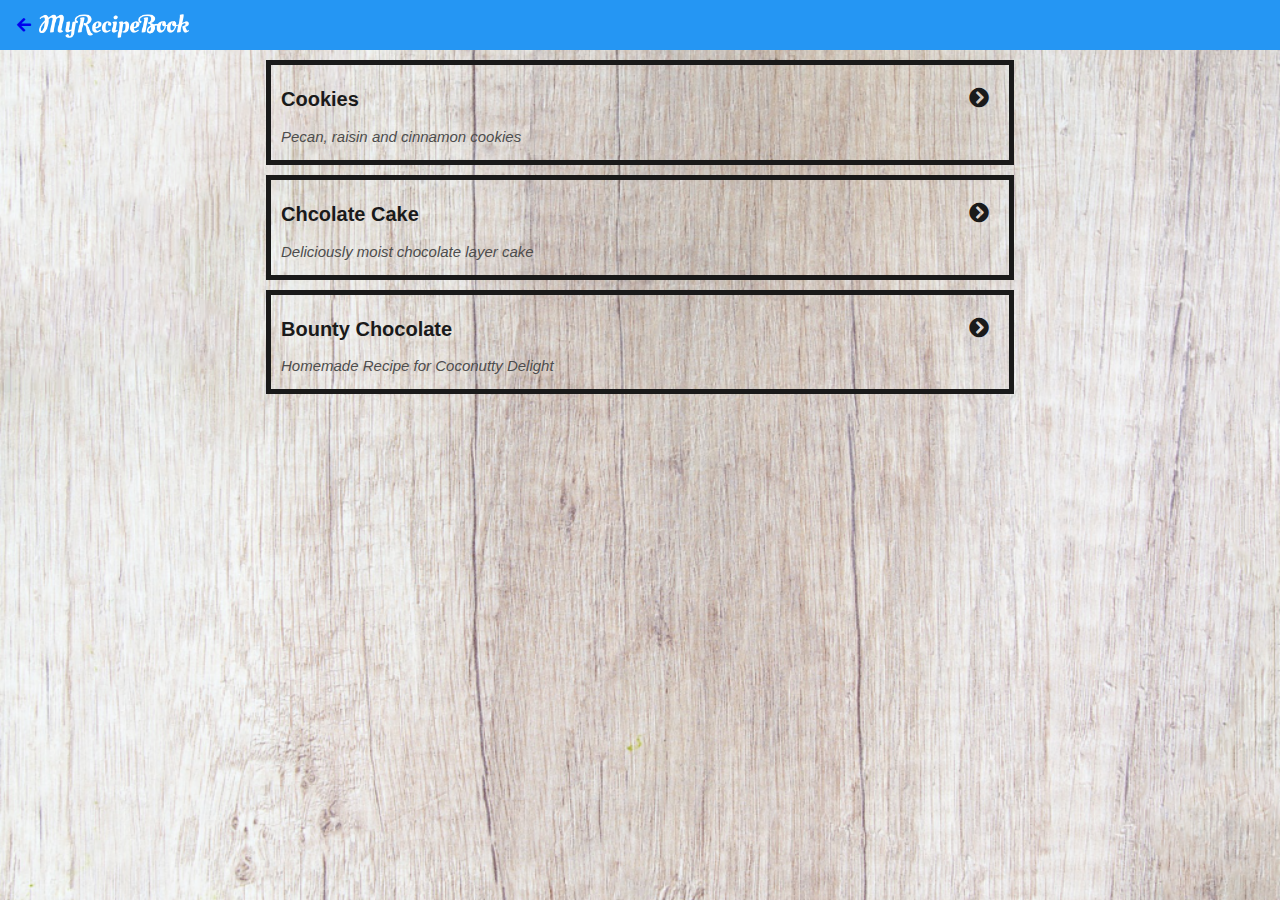
<file: desserts.html>
<!DOCTYPE html>
<html lang="en">
<head>
    <meta charset="UTF-8">
    <meta name="viewport" content="width=device-width, initial-scale=1.0">
    <link rel="stylesheet" href="style.css">
    <link rel="stylesheet" href="fontAwesome/css/all.css">
    <title>Recipie book | Desserts</title>
</head>
<body class="body-meals">
    <div class="header">
        <a href="index.html"><i class="fas fa-arrow-left"></i></a>
        <img alt="recipie logo text" src="images/logo-text.png"/>
    </div>
    <div id="meals">
        <div class="meals-list">
             <a href="cookies.html">
                <div class="meals-list-item">
                <h1>Cookies <i class="fas fa-chevron-circle-right"></i></h1>
                <p>Pecan, raisin and cinnamon cookies</p>
             </a>
         </div>
         <div class="meals-list">
            <a href="chocolatecake.html">
               <div class="meals-list-item">
               <h1>Chcolate Cake <i class="fas fa-chevron-circle-right"></i></h1>
               <p>Deliciously moist chocolate layer cake</p>
            </a>
        </div>
        <div class="meals-list">
            <a href="bountychocolate.html">
               <div class="meals-list-item">
               <h1>Bounty Chocolate <i class="fas fa-chevron-circle-right"></i></h1>
               <p>Homemade Recipe for Coconutty Delight</p>
            </a>
        </div>
        </div>
    </div>
</body>
</html>
</file>
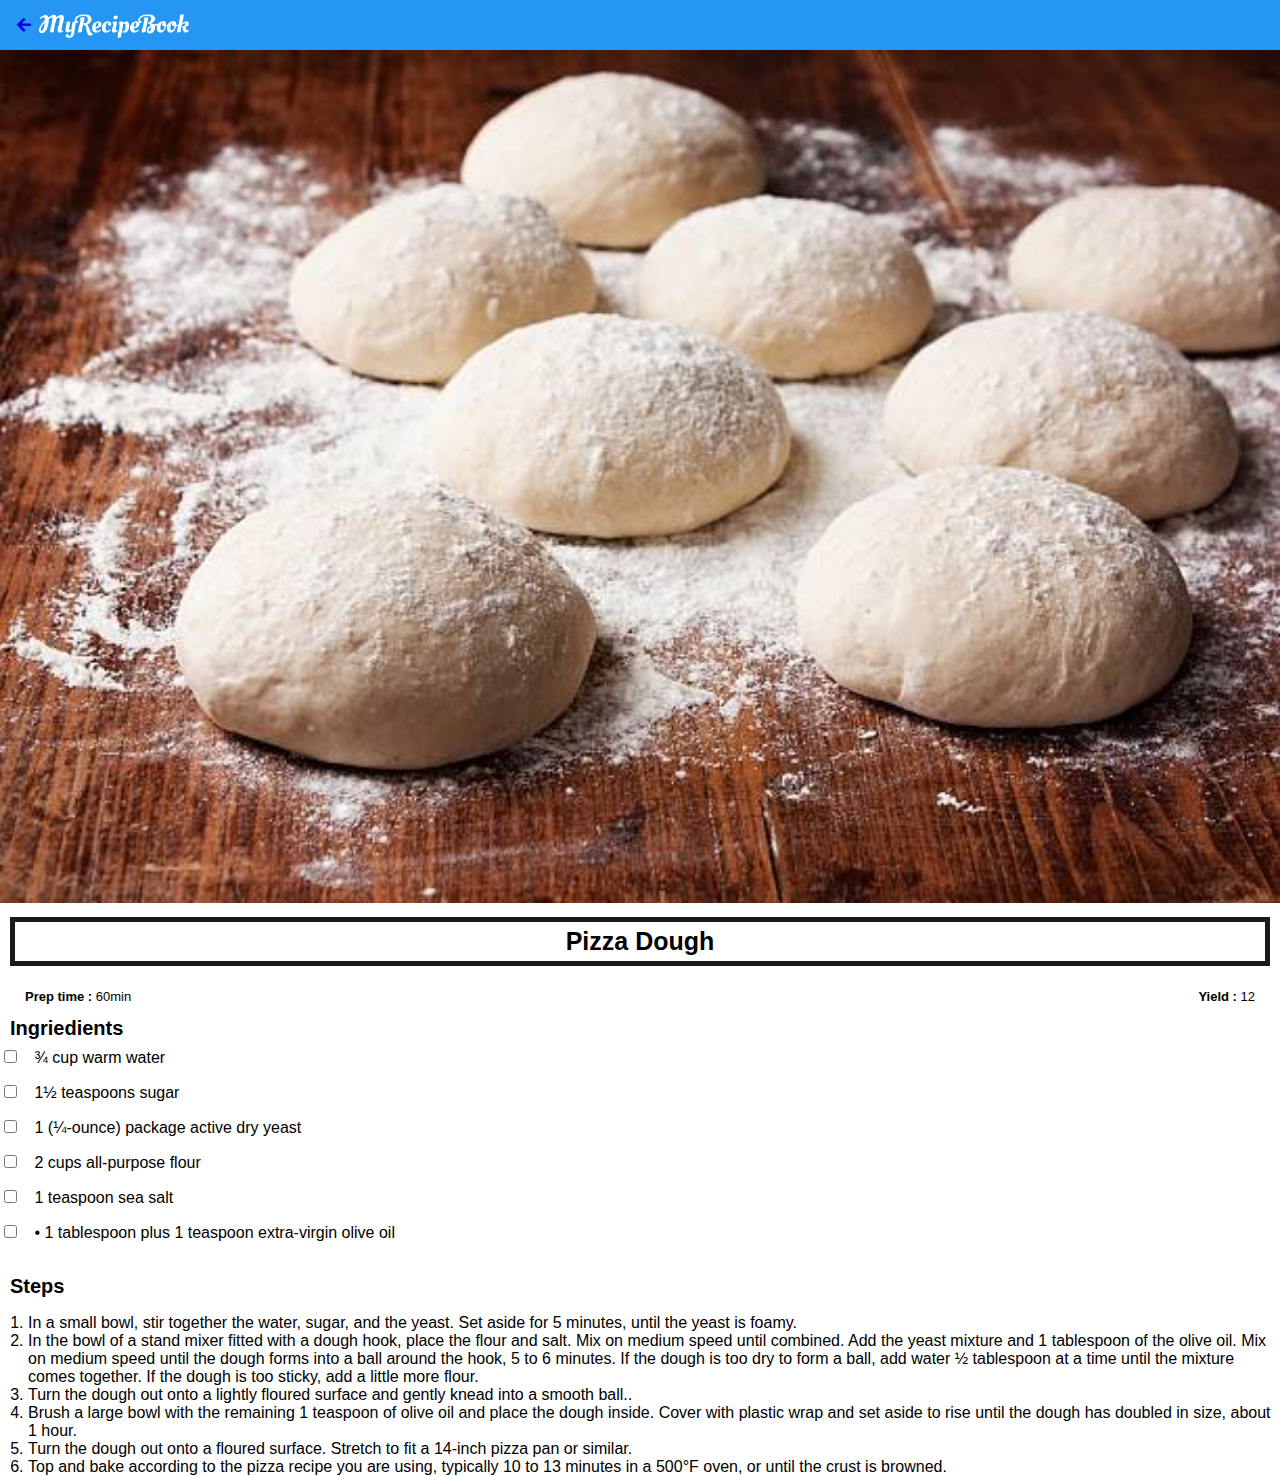
<file: dough.html>
<!DOCTYPE html>
<html lang="en">
<head>
    <meta charset="UTF-8">
    <meta name="viewport" content="width=device-width, initial-scale=1.0">
    <link rel="stylesheet" href="style.css">
    <link rel="stylesheet" href="fontAwesome/css/all.css">
    <title>Recipie book | Drinks | Cookies</title>
</head>
<body class="body-recipies">
    <div class="header">
        <a href="meals.html"><i class="fas fa-arrow-left"></i></a>
        <img alt="recipie logo text" src="images/logo-text.png"/>
    </div>
    <div id="recipie">

        <div class="recipie-details">
              <img alt="grilled cheese sandwich" src="images/pizzadough.jpg"/>
              <h1>Pizza Dough</h1>
           <div class="recipie-details-info">
              <p><b>Prep time : </b> 60min</p>
              <p style="float: right;"> <b>Yield : </b> 12</p>            
          </div>

        <div class="recipie-details-ingredients">
            <h2>Ingriedients</h2>

            <input id="check-01" type="checkbox">
            <label for="check-01">¾ cup warm water</label>
            <br>
            <input id="check-02" type="checkbox">
            <label for="check-02">1½ teaspoons sugar</label>
            <br>
            <input id="check-03" type="checkbox">
            <label for="check-03">1 (¼-ounce) package active dry yeast</label>
            <br>
            <input id="check-04" type="checkbox">
            <label for="check-04">2 cups all-purpose flour</label>
            <br>
            <input id="check-05" type="checkbox">
            <label for="check-05">1 teaspoon sea salt</label>
            <br>
            <input id="check-06" type="checkbox">
            <label for="check-06">•	1 tablespoon plus 1 teaspoon extra-virgin olive oil</label>
            

            <div class="recipie-details-steps">
                
                <h2>Steps</h2>
                
                <ol>
                    <li>In a small bowl, stir together the water, sugar, and the yeast. Set aside for 5 minutes, until the yeast is foamy.</li>
                    <li>In the bowl of a stand mixer fitted with a dough hook, place the flour and salt.
                         Mix on medium speed until combined. Add the yeast mixture and 1 tablespoon of the olive oil. 
                         Mix on medium speed until the dough forms into a ball around the hook, 5 to 6 minutes. 
                         If the dough is too dry to form a ball, add water ½ tablespoon at a time until the mixture comes together. 
                         If the dough is too sticky, add a little more flour.</li>
                    <li>Turn the dough out onto a lightly floured surface and gently knead into a smooth ball..</li>
                    <li>Brush a large bowl with the remaining 1 teaspoon of olive oil and place the dough inside. 
                        Cover with plastic wrap and set aside to rise until the dough has doubled in size, about 1 hour.</li>
                    <li>Turn the dough out onto a floured surface. Stretch to fit a 14-inch pizza pan or similar.</li>
                    <li>Top and bake according to the pizza recipe you are using, typically 10 to 13 minutes in a 500°F oven, or until the crust is browned.</li>
                </ol>
            </div>

        </div>
        
    </div>
</body>
</html>
</file>
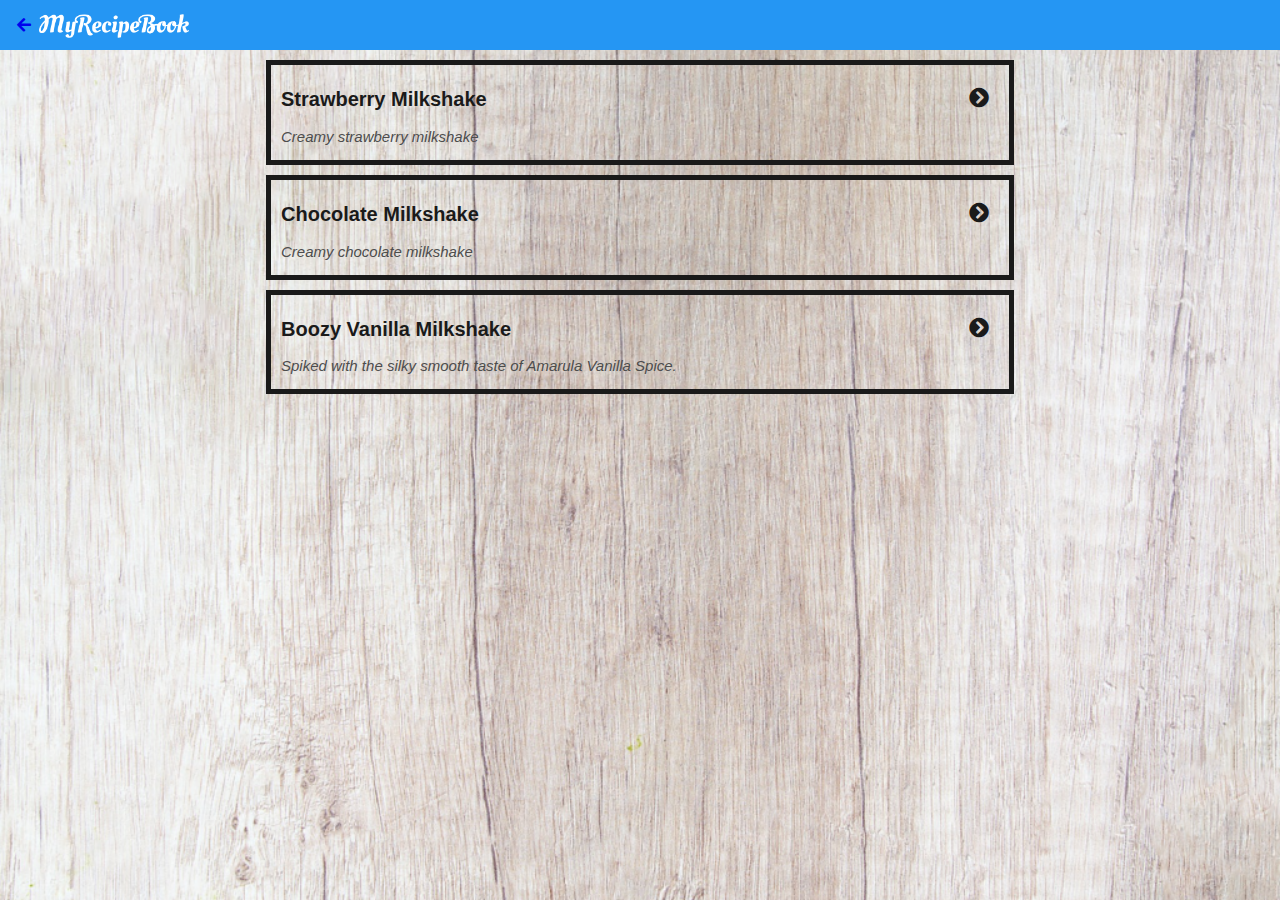
<file: drinks.html>
<!DOCTYPE html>
<html lang="en">
<head>
    <meta charset="UTF-8">
    <meta name="viewport" content="width=device-width, initial-scale=1.0">
    <link rel="stylesheet" href="style.css">
    <link rel="stylesheet" href="fontAwesome/css/all.css">
    <title>Recipie book | Drinks</title>
</head>
<body class="body-meals">
    <div class="header">
        <a href="index.html"><i class="fas fa-arrow-left"></i></a>
        <img alt="recipie logo text" src="images/logo-text.png"/>
    </div>
    <div id="meals">
        <div class="meals-list">
             <a href="miklshake.html">
                <div class="meals-list-item">
                <h1>Strawberry Milkshake <i class="fas fa-chevron-circle-right"></i></h1>
                <p>Creamy strawberry milkshake</p>
             </a>
         </div>
         <div class="meals-list">
            <a href="chocolatemilkshake.html">
               <div class="meals-list-item">
               <h1>Chocolate Milkshake <i class="fas fa-chevron-circle-right"></i></h1>
               <p>Creamy chocolate milkshake</p>
            </a>
        </div>
        <div class="meals-list">
            <a href="amerulashake.html">
               <div class="meals-list-item">
               <h1>Boozy Vanilla Milkshake <i class="fas fa-chevron-circle-right"></i></h1>
               <p>Spiked with the silky smooth taste of Amarula Vanilla Spice.</p>
            </a>
        </div>
        </div>
    </div>
</body>
</html>
</file>
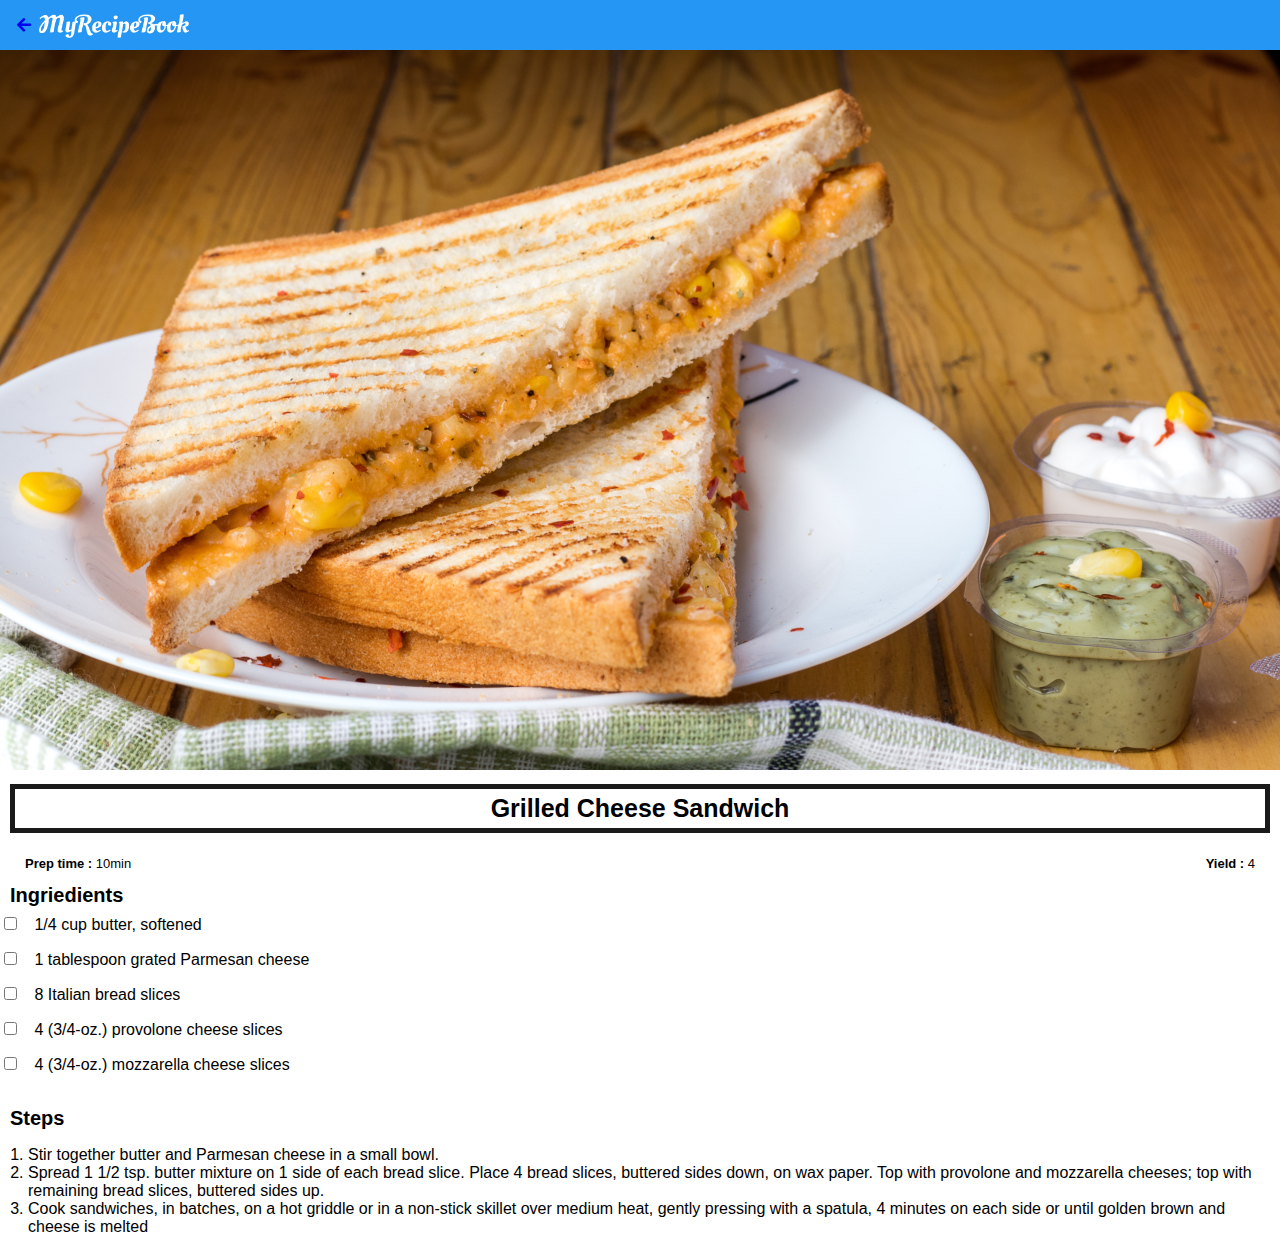
<file: grilledcheese.html>
<!DOCTYPE html>
<html lang="en">
<head>
    <meta charset="UTF-8">
    <meta name="viewport" content="width=device-width, initial-scale=1.0">
    <link rel="stylesheet" href="style.css">
    <link rel="stylesheet" href="fontAwesome/css/all.css">
    <title>Recipie book | Meals| Grilled Cheese</title>
</head>
<body class="body-recipies">
    <div class="header">
        <a href="meals.html"><i class="fas fa-arrow-left"></i></a>
        <img alt="recipie logo text" src="images/logo-text.png"/>
    </div>
    <div id="recipie">

        <div class="recipie-details">
              <img alt="grilled cheese sandwich" src="images/grilledCheese.png"/>
              <h1>Grilled Cheese Sandwich</h1>
           <div class="recipie-details-info">
              <p><b>Prep time : </b> 10min</p>
              <p style="float: right;"> <b>Yield : </b> 4</p>            
          </div>

        <div class="recipie-details-ingredients">
            <h2>Ingriedients</h2>

            <input id="check-01" type="checkbox">
            <label for="check-01">1/4 cup butter, softened</label>
            <br>
            <input id="check-02" type="checkbox">
            <label for="check-02">1 tablespoon grated Parmesan cheese</label>
            <br>
            <input id="check-03" type="checkbox">
            <label for="check-03">8 Italian bread slices</label>
            <br>
            <input id="check-04" type="checkbox">
            <label for="check-04">4 (3/4-oz.) provolone cheese slices</label>
            <br>
            <input id="check-05" type="checkbox">
            <label for="check-05">4 (3/4-oz.) mozzarella cheese slices</label>

            <div class="recipie-details-steps">
                
                <h2>Steps</h2>
                
                <ol>
                    <li>Stir together butter and Parmesan cheese in a small bowl.</li>
                    <li>Spread 1 1/2 tsp. butter mixture on 1 side of each bread slice.
                        Place 4 bread slices, buttered sides down, on wax paper.
                        Top with provolone and mozzarella cheeses; top with remaining bread slices,
                        buttered sides up.</li>
                    <li>Cook sandwiches, in batches, on a hot griddle or in a non-stick skillet over 
                        medium heat, gently pressing with a spatula, 4 minutes on each side or until 
                        golden brown and cheese is melted</li>
                </ol>
            </div>

        </div>
        
    </div>
</body>
</html>
</file>
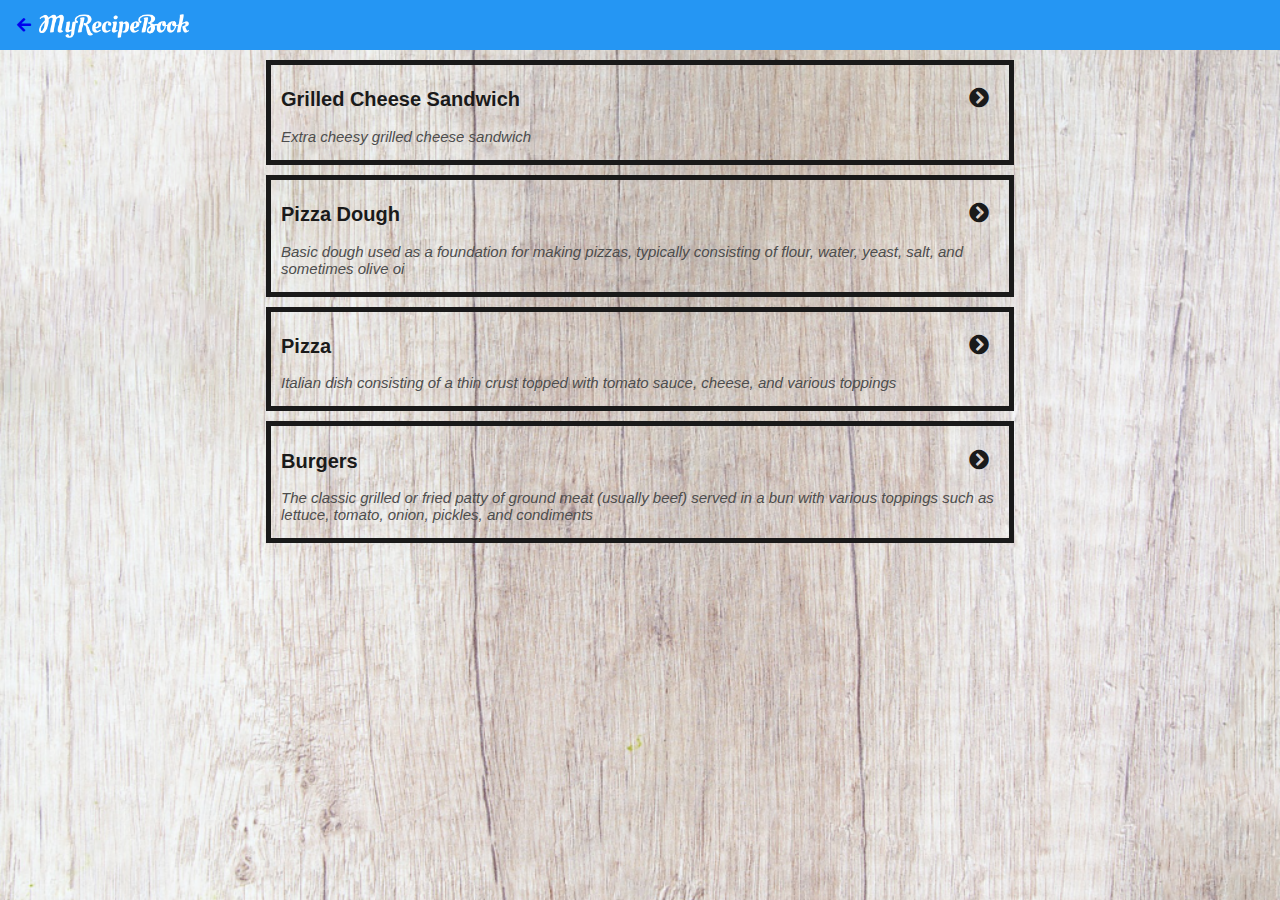
<file: meals.html>
<!DOCTYPE html>
<html lang="en">
<head>
    <meta charset="UTF-8">
    <meta name="viewport" content="width=device-width, initial-scale=1.0">
    <link rel="stylesheet" href="style.css">
    <link rel="stylesheet" href="fontAwesome/css/all.css">
    <title>Recipie book | Meals</title>
</head>
<body class="body-meals">
    <div class="header">
        <a href="index.html"><i class="fas fa-arrow-left"></i></a>
        <img alt="recipie logo text" src="images/logo-text.png"/>
    </div>
    <div id="meals">
        <div class="meals-list">
             <a href="grilledcheese.html">
                <div class="meals-list-item">
                <h1>Grilled Cheese Sandwich <i class="fas fa-chevron-circle-right"></i></h1>
                <p>Extra cheesy grilled cheese sandwich</p>
             </a>
         </div>
         <div class="meals-list">
            <a href="dough.html">
               <div class="meals-list-item">
               <h1>Pizza Dough <i class="fas fa-chevron-circle-right"></i></h1>
               <p>Basic dough used as a foundation for making pizzas, typically consisting of flour, water, yeast, salt, and sometimes olive oi</p>
            </a>
        </div>
        <div class="meals-list">
            <a href="pizza.html">
               <div class="meals-list-item">
               <h1>Pizza <i class="fas fa-chevron-circle-right"></i></h1>
               <p> Italian dish consisting of a thin crust topped with tomato sauce, cheese, and various toppings</p>
            </a>
        </div>
        <div class="meals-list">
            <a href="burger.html">
               <div class="meals-list-item">
               <h1>Burgers<i class="fas fa-chevron-circle-right"></i></h1>
               <p>The classic grilled or fried patty of ground meat (usually beef) served in a bun with various toppings such as lettuce, tomato, onion, pickles, and condiments</p>
            </a>
        </div>
        </div>
    </div>
</body>
</html>
</file>
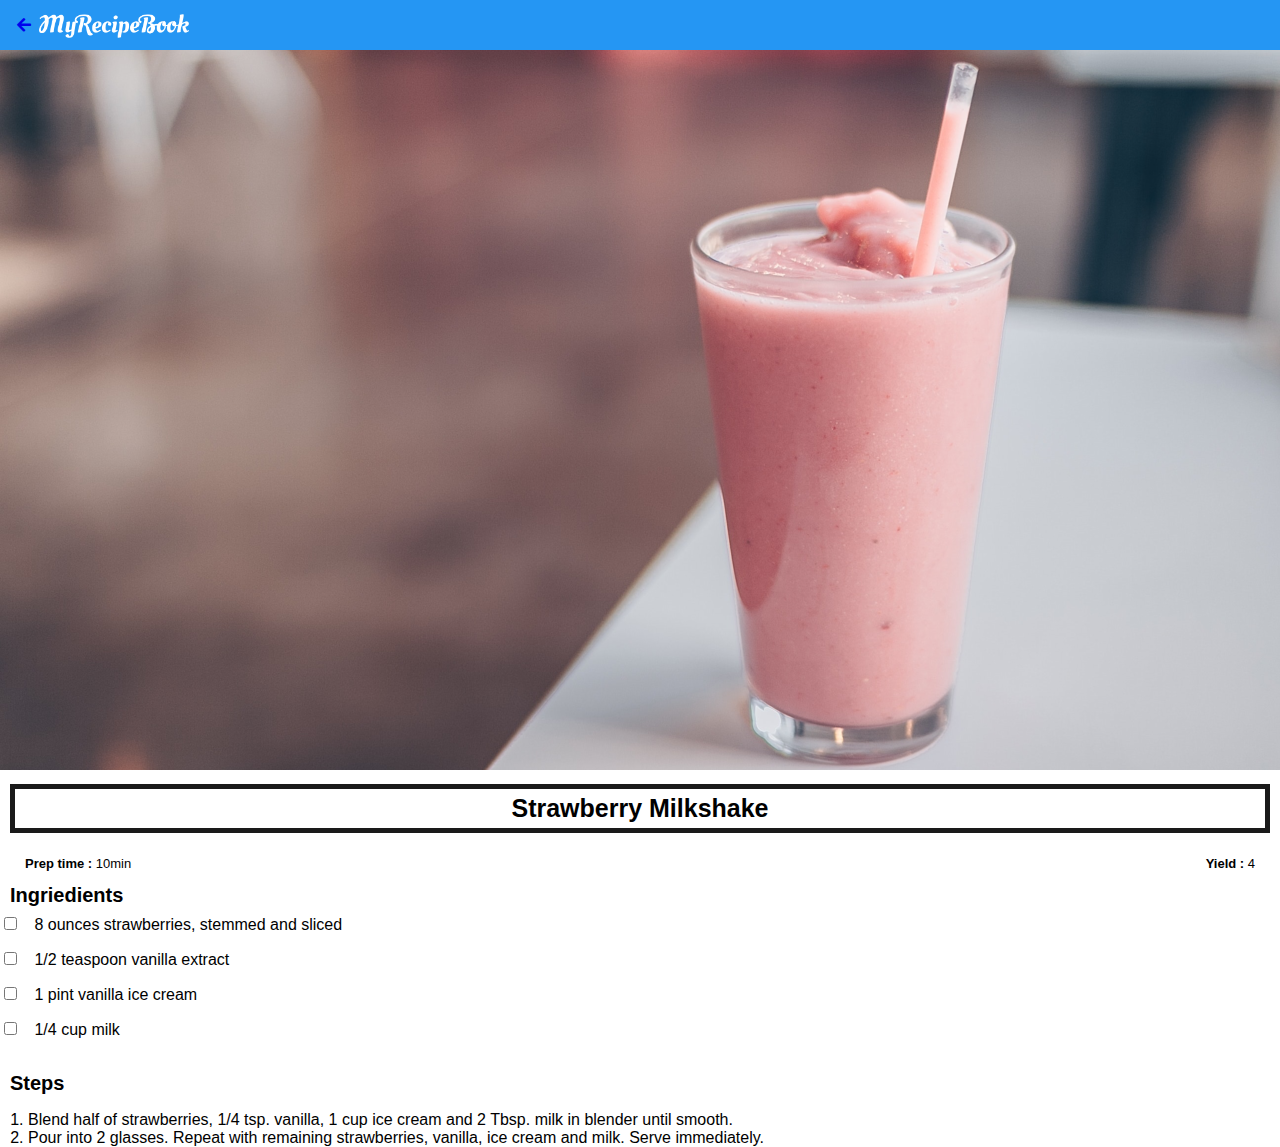
<file: miklshake.html>
<!DOCTYPE html>
<html lang="en">
<head>
    <meta charset="UTF-8">
    <meta name="viewport" content="width=device-width, initial-scale=1.0">
    <link rel="stylesheet" href="style.css">
    <link rel="stylesheet" href="fontAwesome/css/all.css">
    <title>Recipie book | Drinks | Strawberry Milkshake</title>
</head>
<body class="body-recipies">
    <div class="header">
        <a href="drinks.html"><i class="fas fa-arrow-left"></i></a>
        <img alt="recipie logo text" src="images/logo-text.png"/>
    </div>
    <div id="recipie">

        <div class="recipie-details">
              <img alt="grilled cheese sandwich" src="images/strawberryMilkshake.png"/>
              <h1>Strawberry Milkshake</h1>
           <div class="recipie-details-info">
              <p><b>Prep time : </b> 10min</p>
              <p style="float: right;"> <b>Yield : </b> 4</p>            
          </div>

        <div class="recipie-details-ingredients">
            <h2>Ingriedients</h2>

            <input id="check-01" type="checkbox">
            <label for="check-01">8 ounces strawberries, stemmed and sliced</label>
            <br>
            <input id="check-02" type="checkbox">
            <label for="check-02">1/2 teaspoon vanilla extract</label>
            <br>
            <input id="check-03" type="checkbox">
            <label for="check-03">1 pint vanilla ice cream</label>
            <br>
            <input id="check-04" type="checkbox">
            <label for="check-04">1/4 cup milk</label>
            

            <div class="recipie-details-steps">
                
                <h2>Steps</h2>
                
                <ol>
                    <li>Blend half of strawberries, 1/4 tsp. vanilla, 1 cup ice cream and 2 Tbsp. milk in blender until smooth.</li>
                    <li>Pour into 2 glasses. Repeat with remaining strawberries, vanilla, ice cream and milk. Serve immediately.</li>
                    
                </ol>
            </div>

        </div>
        
    </div>
</body>
</html>
</file>
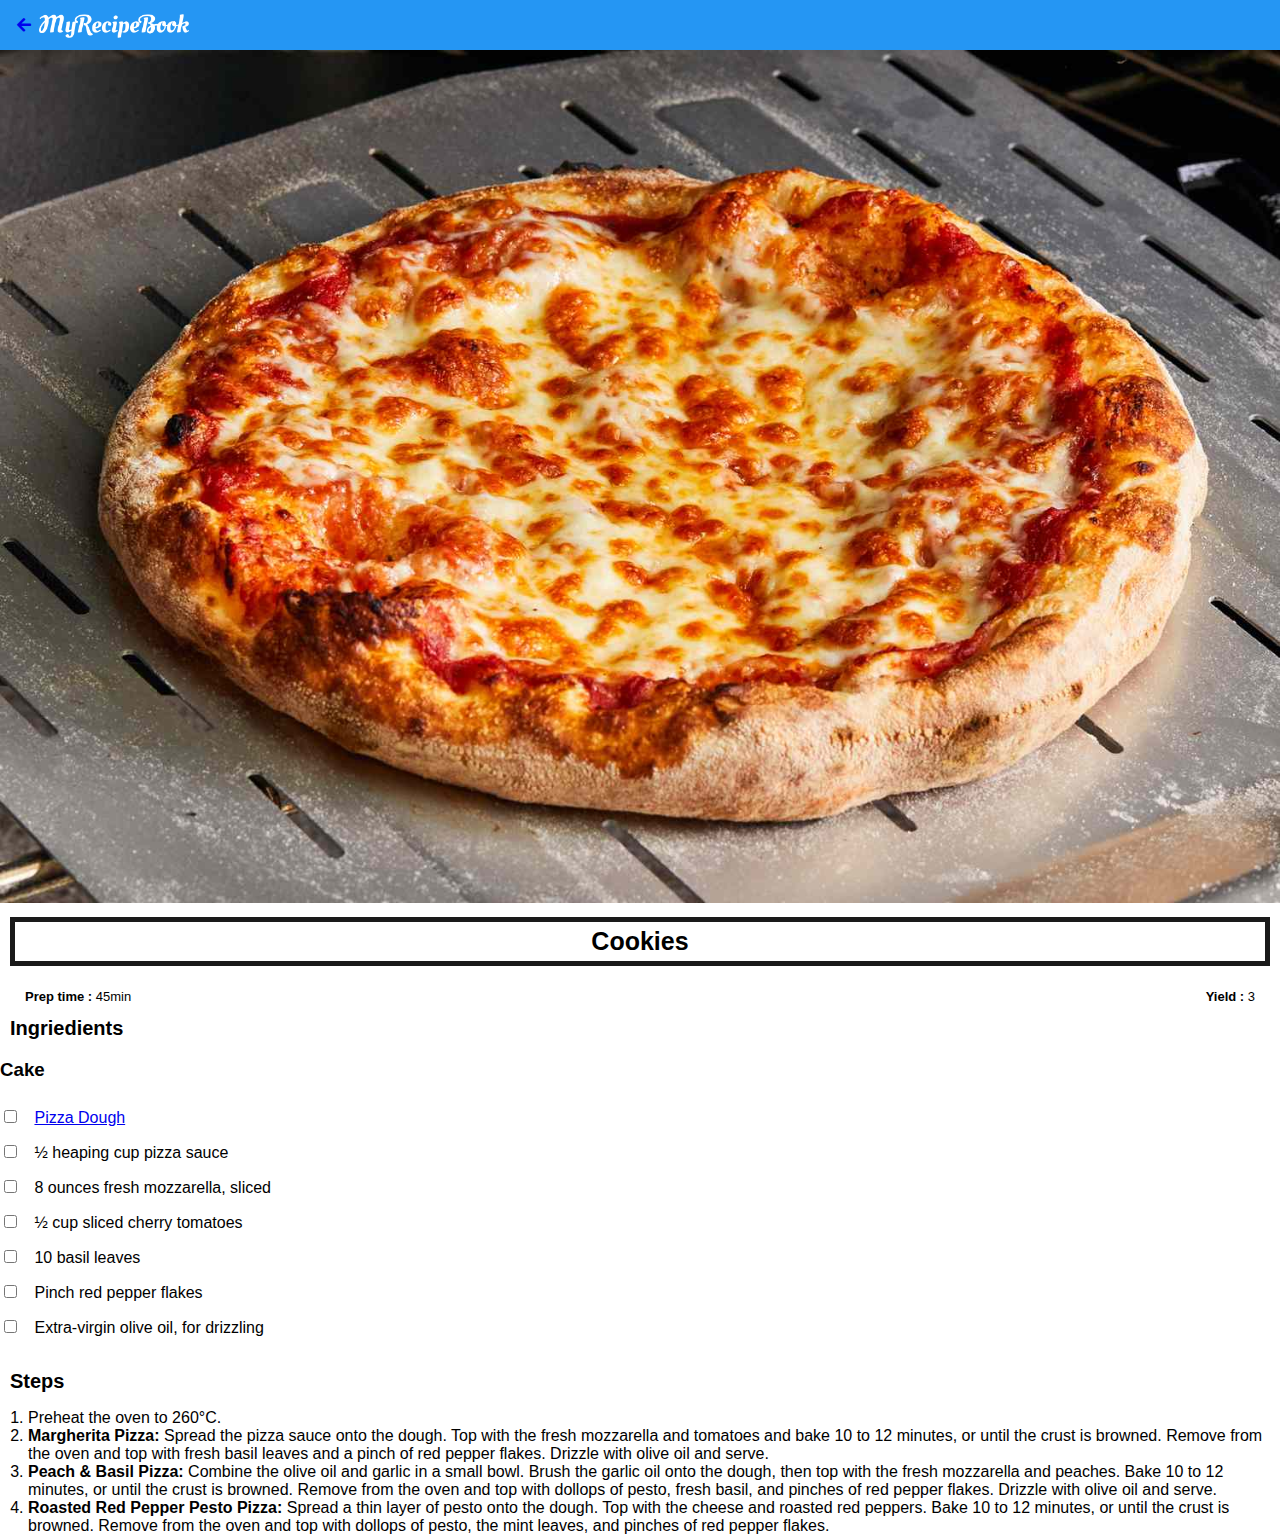
<file: pizza.html>
<!DOCTYPE html>
<html lang="en">
<head>
    <meta charset="UTF-8">
    <meta name="viewport" content="width=device-width, initial-scale=1.0">
    <link rel="stylesheet" href="style.css">
    <link rel="stylesheet" href="fontAwesome/css/all.css">
    <title>Recipie book | Drinks | Cookies</title>
</head>
<body class="body-recipies">
    <div class="header">
        <a href="meals.html"><i class="fas fa-arrow-left"></i></a>
        <img alt="recipie logo text" src="images/logo-text.png"/>
    </div>
    <div id="recipie">

        <div class="recipie-details">
              <img alt="grilled cheese sandwich" src="images/pizza.jpg"/>
              <h1>Cookies</h1>
           <div class="recipie-details-info">
              <p><b>Prep time : </b> 45min</p>
              <p style="float: right;"> <b>Yield : </b> 3</p>            
          </div>

        <div class="recipie-details-ingredients">
            <h2>Ingriedients</h2>
            <h3>Cake</h3>
            <input id="check-01" type="checkbox">
            <label for="check-01"><a href="dough.html">Pizza Dough</a></label>
            <br>
            <input id="check-02" type="checkbox">
            <label for="check-02">½ heaping cup pizza sauce</label>
            <br>
            <input id="check-03" type="checkbox">
            <label for="check-03">8 ounces fresh mozzarella, sliced</label>
            <br>
            <input id="check-04" type="checkbox">
            <label for="check-04">½ cup sliced cherry tomatoes</label>
            <br>
            <input id="check-05" type="checkbox">
            <label for="check-05">10 basil leaves</label>
            <br>
            <input id="check-06" type="checkbox">
            <label for="check-06">Pinch red pepper flakes</label>
            <br>
            <input id="check-07" type="checkbox">
            <label for="check-07">Extra-virgin olive oil, for drizzling</label>
            

            <div class="recipie-details-steps">
                
                <h2>Steps</h2>
                
                <ol>
                    <li>Preheat the oven to 260°C.</li>
                    <li> <b>Margherita Pizza:</b> Spread the pizza sauce onto the dough. Top with the fresh mozzarella and tomatoes and bake 10 to 12 minutes, or until the crust is browned.
                         Remove from the oven and top with fresh basil leaves and a pinch of red pepper flakes. Drizzle with olive oil and serve.</li>
                    <li> <b>Peach & Basil Pizza:</b> Combine the olive oil and garlic in a small bowl. Brush the garlic oil onto the dough, then top with the fresh mozzarella and peaches. Bake 10 to 12 minutes, or until the crust is browned. 
                        Remove from the oven and top with dollops of pesto, fresh basil, and pinches of red pepper flakes. Drizzle with olive oil and serve.</li>
                    <li> <b>Roasted Red Pepper Pesto Pizza:</b> Spread a thin layer of pesto onto the dough. Top with the cheese and roasted red peppers. Bake 10 to 12 minutes, or until the crust is browned.
                         Remove from the oven and top with dollops of pesto, the mint leaves, and pinches of red pepper flakes.</li>
                </ol>
            </div>

        </div>
        
    </div>
</body>
</html>
</file>
<file: style.css>
html{
    height: 100%;
}

body{
    font-family: sans-serif;
    margin: 0;
    padding: 0;
    height: 100%;
}


.body-home-page{
    background-image: url(images/background-01-port.png);
    background-position: center;
    background-attachment: fixed;
    background-repeat: no-repeat;
    background-size: cover;
}
.body-meals{
    background-image: url(images/background-02-port.png);
    background-position: center;
    background-attachment: fixed;
    background-repeat: no-repeat;
    background-size: cover;
}

/*................HEADER..............*/

.header{
    background-color: #2596f3;
    width: 100%;
    height: 50px;
    top: 0;

    position: fixed;
    overflow: hidden;

}
.header i {
    float: left;
    padding: 17px 8px 8px 17px;
}

.header img {
    width: 150px;
    padding-top: 14px;
    padding-right: 25px;
}

/*................HOME PAGE..............*/

#home-logo-img {
width: 50px;
display: block;
margin: auto;
padding: 25px 10px 10px 10px;
}
#home-logo-text {
    width: auto;
    display: block;
    margin: auto;
    padding: 25px;
    }
/*..........HOME PAGE MENU......*/

.home-menu-item {
    text-decoration: none;
    text-transform: uppercase;

    color: rgb(255, 255, 255);
    font-size: 25px;
    font-weight: bold;
    text-align: center;
    border: 5px solid rgb(255, 255, 255);

    display: block;
    margin: auto;
    margin-bottom: 10px;
    width: 80%;
}

/*................MEALS  PAGE ..........*/

#meals{
    padding-top: 50px;
} 

/*........MEALS PAGE MENU.......*/

.meals-list a {
text-decoration: none;
}

.meals-list-item {
    border: 5px solid #1a1a1a;
    margin: 10px;
    
}

.meals-list-item h1 {
    font-weight: bold;
    font-size: 20px;
    color: #1a1a1a;
    padding: 10px;
}

.meals-list-item i {
    float: right;
    color: #1a1a1a;
    padding-right: 10px;
}

.meals-list-item p {
    font-size: 15px;
    font-style: italic;
    color: #4d4d4d;
    margin-top: -7px;
    padding-left: 10px;
}

/*................RECIPIE  PAGE ..........*/

#recipie {
    padding-top: 50px;
}

/*........RECIPIE DETAILS.......*/
.recipie-details img {
    width: 100%;
}
.recipie-details h1 {
font-size:  25px;
text-align: center;
border: 5px solid #1a1a1a;
margin: 10px;
padding: 5px;

}

.recipie-details h2 {
font-size: 20px;
text-align: left;
margin: 0;
margin-left: 10px;
}
.recipie-details-info {
    margin-left: 25px;
    margin-right: 25px;

}

.recipie-details-info p {
    font-size: 13px;
    display: inline-block;
}

.recipie-details-ingredients label {
    line-height: 35px;
    margin-left: 10px;
}

.recipie-details-steps{
    padding-top: 25px;

}
.recipie-details-steps ol {
    padding-left: 28px;
}

/*..................RESPONSIVE LAYOUT................*/
@media only screen and (min-width: 6000px) {
    #meals {
        width: 80%;
        margin: auto;
    }
    #recipe {
        width: 80%;
        margin:auto;
    }
}
@media only screen and (min-width: 1000px) {
    #meals {
        width: 60%;
        margin: auto;
    }
    #recipe {
        width: 60%;
        margin:auto;
    }

}
@media only screen and (min-width: 1500px) {
    #meals {
        width: 40%;
        margin: auto;
    }
    #recipe {
        width: 40%;
        margin:auto;
    }

}
@media only screen and (min-width: 720px) {
    .body-home-page {
        background-image: url(images/background-01-land.png);
    }
    .body-meals {
        background-image: url(images/background-02-land.png);
        
    }

}
</file>
